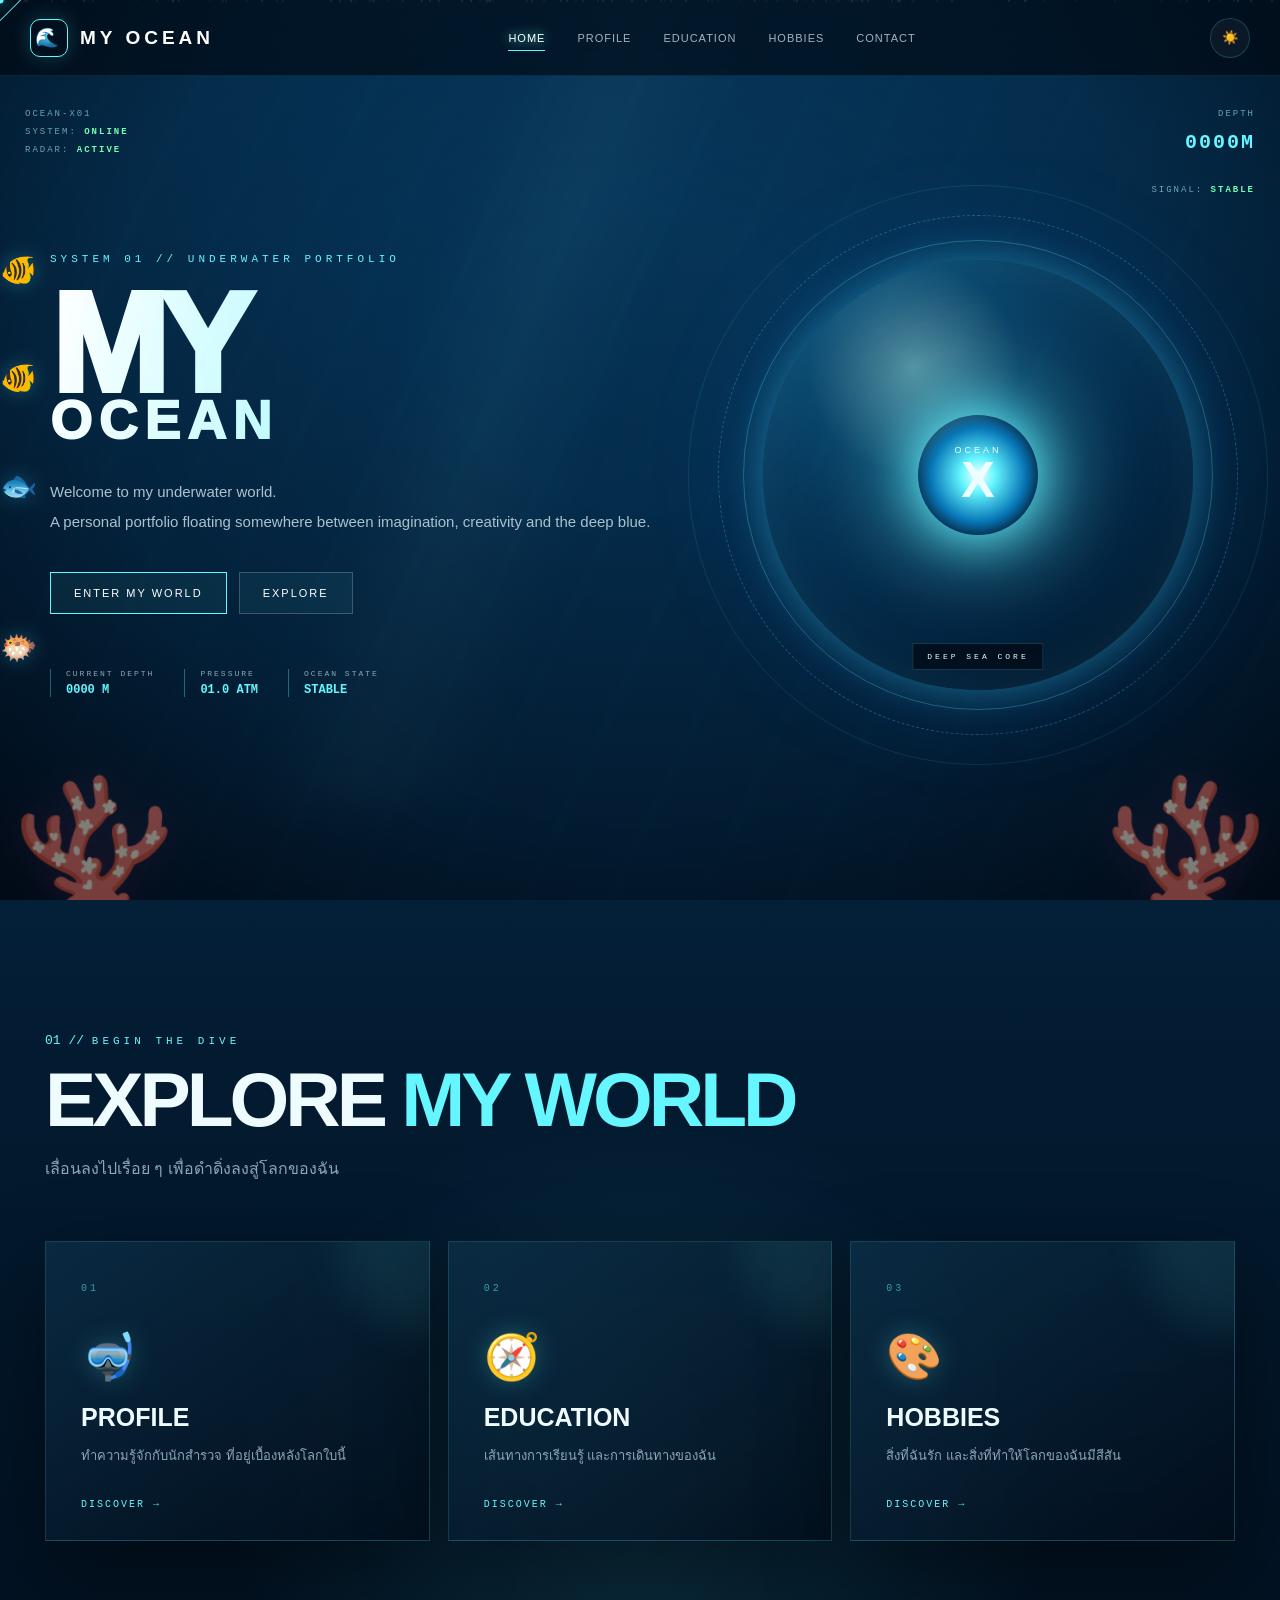
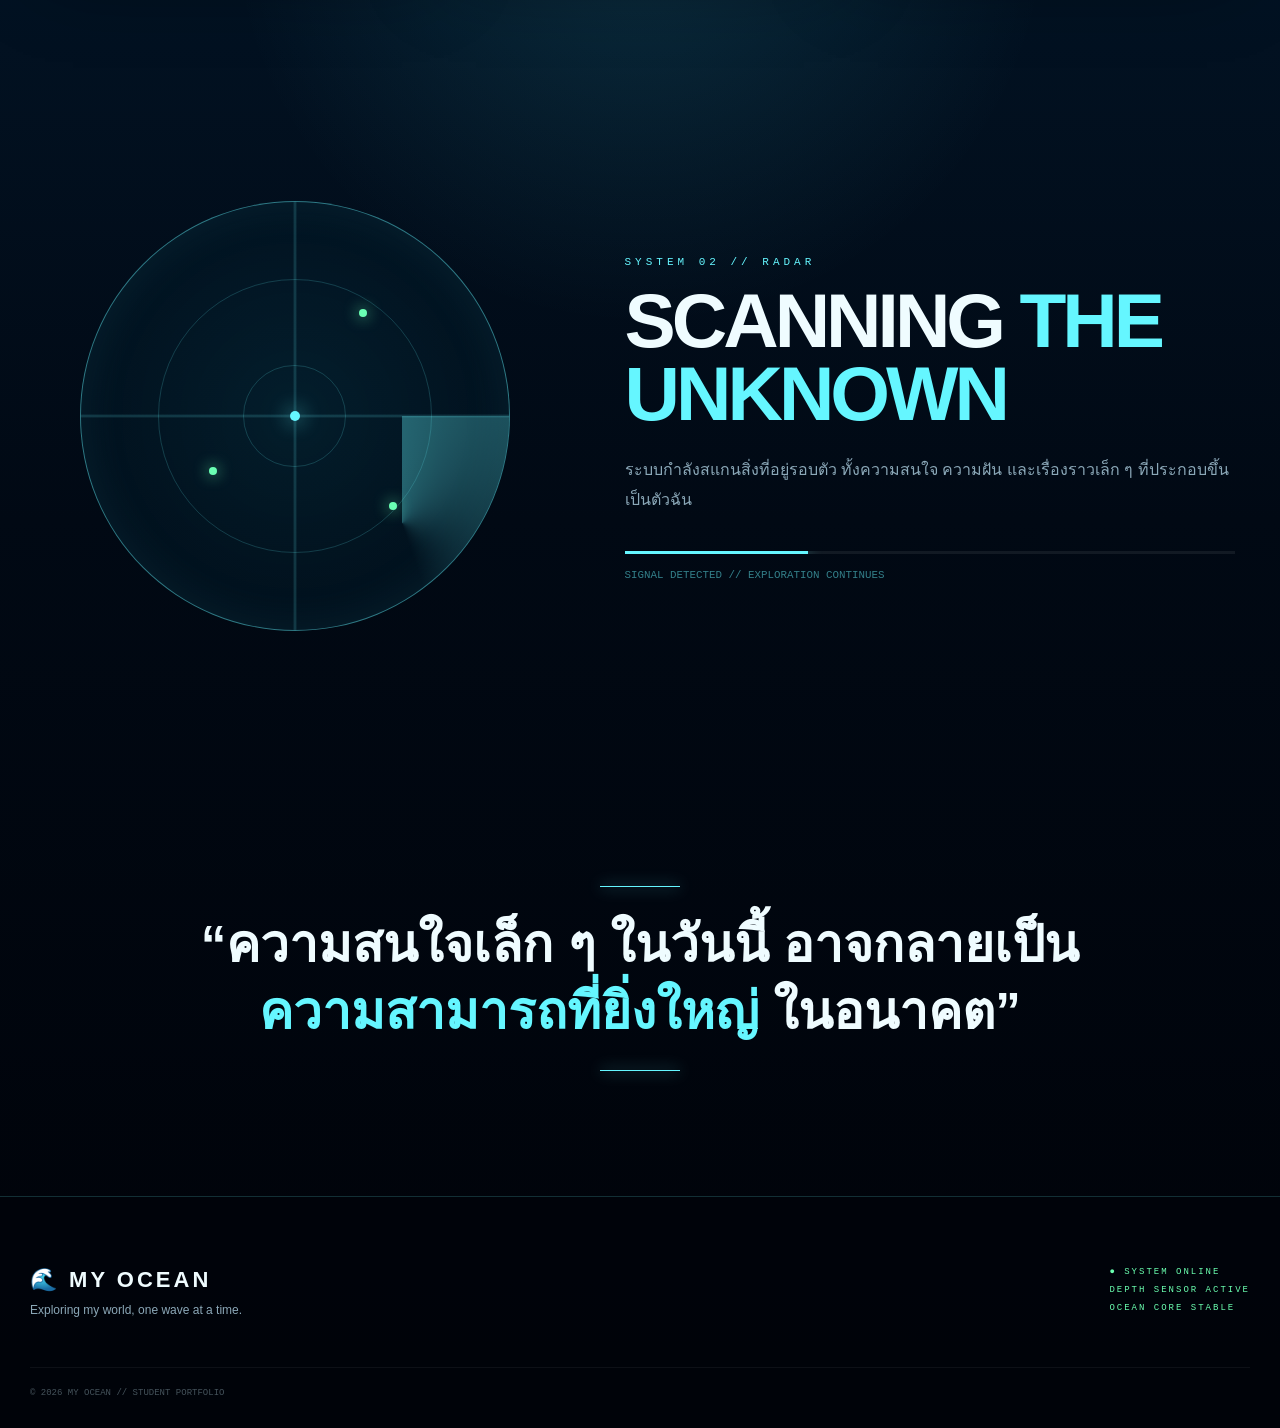
<file: index.html>
<!DOCTYPE html>
<html lang="th">

<head>

    <meta charset="UTF-8">

    <meta
        name="viewport"
        content="width=device-width, initial-scale=1.0"
    >

    <meta
        name="description"
        content="My Ocean World — Realistic Sci-Fi Underwater Student Portfolio"
    >

    <title>
        MY OCEAN // HOME
    </title>

    <link
        rel="stylesheet"
        href="style.css"
    >

    <script
        src="script.js"
        defer
    ></script>

</head>


<body data-page="home">


    <!-- LOADING -->

    <div class="loading-screen">

        <div class="loading-core">

            <div class="loading-orbit"></div>

            <div class="loading-orbit orbit-2"></div>

            <div class="loading-center">
                🌊
            </div>

        </div>

        <div class="loading-title">
            MY OCEAN
        </div>

        <div class="loading-subtitle">
            INITIALIZING DEEP SEA SYSTEM
        </div>

        <div class="loading-bar">
            <span></span>
        </div>

        <div class="loading-status">
            DIVING INTO THE UNKNOWN...
        </div>

    </div>


    <!-- OCEAN BACKGROUND -->

    <div class="ocean-world">

        <div class="water-caustics"></div>

        <div class="god-rays"></div>

        <div class="deep-fog"></div>

        <div class="particle-field"></div>

        <div class="bubble-field"></div>

        <div class="fish-field">

            <span class="ocean-fish fish-a">🐠</span>

            <span class="ocean-fish fish-b">🐟</span>

            <span class="ocean-fish fish-c">🐡</span>

            <span class="ocean-fish fish-d">🐠</span>

        </div>

        <div class="coral coral-left">
            🪸
        </div>

        <div class="coral coral-right">
            🪸
        </div>

    </div>


    <!-- CURSOR -->

    <div class="cursor-core"></div>

    <div class="cursor-ring"></div>


    <!-- HUD -->

    <div class="hud hud-left">

        <span>
            OCEAN-X01
        </span>

        <br>

        SYSTEM:
        <b>ONLINE</b>

        <br>

        RADAR:
        <b>ACTIVE</b>

    </div>


    <div class="hud hud-right">

        DEPTH

        <strong id="hudDepth">
            0000M
        </strong>

        <br>

        SIGNAL:
        <b>STABLE</b>

    </div>


    <!-- NAVIGATION -->

    <header class="site-header">

        <nav class="navbar">

            <a
                href="index.html"
                class="brand"
            >

                <span class="brand-symbol">
                    🌊
                </span>

                <span>
                    MY OCEAN
                </span>

            </a>


            <div class="nav-links">

                <a
                    href="index.html"
                    class="active"
                >
                    HOME
                </a>

                <a href="profile.html">
                    PROFILE
                </a>

                <a href="education.html">
                    EDUCATION
                </a>

                <a href="hobby.html">
                    HOBBIES
                </a>

                <a href="contact.html">
                    CONTACT
                </a>

            </div>


            <button
                class="theme-button"
                id="themeToggle"
            >
                ☀️
            </button>

        </nav>

    </header>


    <main>


        <!-- HERO -->

        <section class="hero">

            <div class="hero-content reveal">

                <div class="system-label">

                    SYSTEM 01
                    //
                    UNDERWATER PORTFOLIO

                </div>


                <h1 class="hero-title">

                    MY

                    <span>
                        OCEAN
                    </span>

                </h1>


                <p class="hero-description">

                    Welcome to my underwater world.

                    <br>

                    A personal portfolio floating
                    somewhere between imagination,
                    creativity and the deep blue.

                </p>


                <div class="hero-buttons">

                    <a
                        href="profile.html"
                        class="ocean-button magnetic"
                    >

                        ENTER MY WORLD

                    </a>


                    <a
                        href="#explore"
                        class="ocean-button secondary magnetic"
                    >

                        EXPLORE

                    </a>

                </div>


                <div class="hero-data">

                    <div>

                        <span>
                            CURRENT DEPTH
                        </span>

                        <strong>
                            0000 M
                        </strong>

                    </div>


                    <div>

                        <span>
                            PRESSURE
                        </span>

                        <strong>
                            01.0 ATM
                        </strong>

                    </div>


                    <div>

                        <span>
                            OCEAN STATE
                        </span>

                        <strong>
                            STABLE
                        </strong>

                    </div>

                </div>

            </div>


            <!-- HERO ORB -->

            <div class="hero-orb-area reveal">

                <div class="ocean-orb">

                    <div class="orb-ring ring-one"></div>

                    <div class="orb-ring ring-two"></div>

                    <div class="orb-ring ring-three"></div>

                    <div class="orb-core">

                        <span>
                            OCEAN
                        </span>

                        <strong>
                            X
                        </strong>

                    </div>

                    <div class="orb-label">
                        DEEP SEA CORE
                    </div>

                </div>

            </div>

        </section>


        <!-- INTRO -->

        <section
            class="content-section"
            id="explore"
        >

            <div class="section-heading reveal">

                <span class="section-number">
                    01 //
                </span>

                <span class="section-kicker">
                    BEGIN THE DIVE
                </span>

                <h2>
                    EXPLORE
                    <span>
                        MY WORLD
                    </span>
                </h2>

                <p>
                    เลื่อนลงไปเรื่อย ๆ
                    เพื่อดำดิ่งลงสู่โลกของฉัน
                </p>

            </div>


            <div class="feature-grid">


                <article class="feature-card tilt-card reveal">

                    <span class="card-index">
                        01
                    </span>

                    <span class="feature-icon">
                        🤿
                    </span>

                    <h3>
                        PROFILE
                    </h3>

                    <p>
                        ทำความรู้จักกับนักสำรวจ
                        ที่อยู่เบื้องหลังโลกใบนี้
                    </p>

                    <a href="profile.html">
                        DISCOVER →
                    </a>

                </article>


                <article class="feature-card tilt-card reveal">

                    <span class="card-index">
                        02
                    </span>

                    <span class="feature-icon">
                        🧭
                    </span>

                    <h3>
                        EDUCATION
                    </h3>

                    <p>
                        เส้นทางการเรียนรู้
                        และการเดินทางของฉัน
                    </p>

                    <a href="education.html">
                        DISCOVER →
                    </a>

                </article>


                <article class="feature-card tilt-card reveal">

                    <span class="card-index">
                        03
                    </span>

                    <span class="feature-icon">
                        🎨
                    </span>

                    <h3>
                        HOBBIES
                    </h3>

                    <p>
                        สิ่งที่ฉันรัก
                        และสิ่งที่ทำให้โลกของฉันมีสีสัน
                    </p>

                    <a href="hobby.html">
                        DISCOVER →
                    </a>

                </article>


            </div>

        </section>


        <!-- RADAR -->

        <section class="content-section radar-section">

            <div class="radar-container reveal">

                <div class="radar">

                    <div class="radar-grid"></div>

                    <div class="radar-sweep"></div>

                    <span class="radar-point point-one"></span>

                    <span class="radar-point point-two"></span>

                    <span class="radar-point point-three"></span>

                    <span class="radar-center"></span>

                </div>

            </div>


            <div class="radar-info reveal">

                <span class="section-kicker">
                    SYSTEM 02 // RADAR
                </span>

                <h2>
                    SCANNING
                    <span>
                        THE UNKNOWN
                    </span>
                </h2>

                <p>

                    ระบบกำลังสแกนสิ่งที่อยู่รอบตัว
                    ทั้งความสนใจ ความฝัน
                    และเรื่องราวเล็ก ๆ
                    ที่ประกอบขึ้นเป็นตัวฉัน

                </p>

                <div class="scan-line">

                    <span></span>

                </div>

                <small>
                    SIGNAL DETECTED // EXPLORATION CONTINUES
                </small>

            </div>

        </section>


        <!-- QUOTE -->

        <section class="quote-section reveal">

            <div class="quote-line"></div>

            <p>

                “ความสนใจเล็ก ๆ ในวันนี้
                อาจกลายเป็น
                <span>
                    ความสามารถที่ยิ่งใหญ่
                </span>
                ในอนาคต”

            </p>

            <div class="quote-line"></div>

        </section>


    </main>


    <!-- FOOTER -->

    <footer class="site-footer">

        <div class="footer-main">

            <div>

                <div class="footer-brand">
                    🌊 MY OCEAN
                </div>

                <p>
                    Exploring my world,
                    one wave at a time.
                </p>

            </div>


            <div class="footer-status">

                <span>
                    ● SYSTEM ONLINE
                </span>

                <span>
                    DEPTH SENSOR ACTIVE
                </span>

                <span>
                    OCEAN CORE STABLE
                </span>

            </div>

        </div>


        <div class="footer-bottom">

            © 2026 MY OCEAN
            //
            STUDENT PORTFOLIO

        </div>

    </footer>


</body>
</html>
</file>
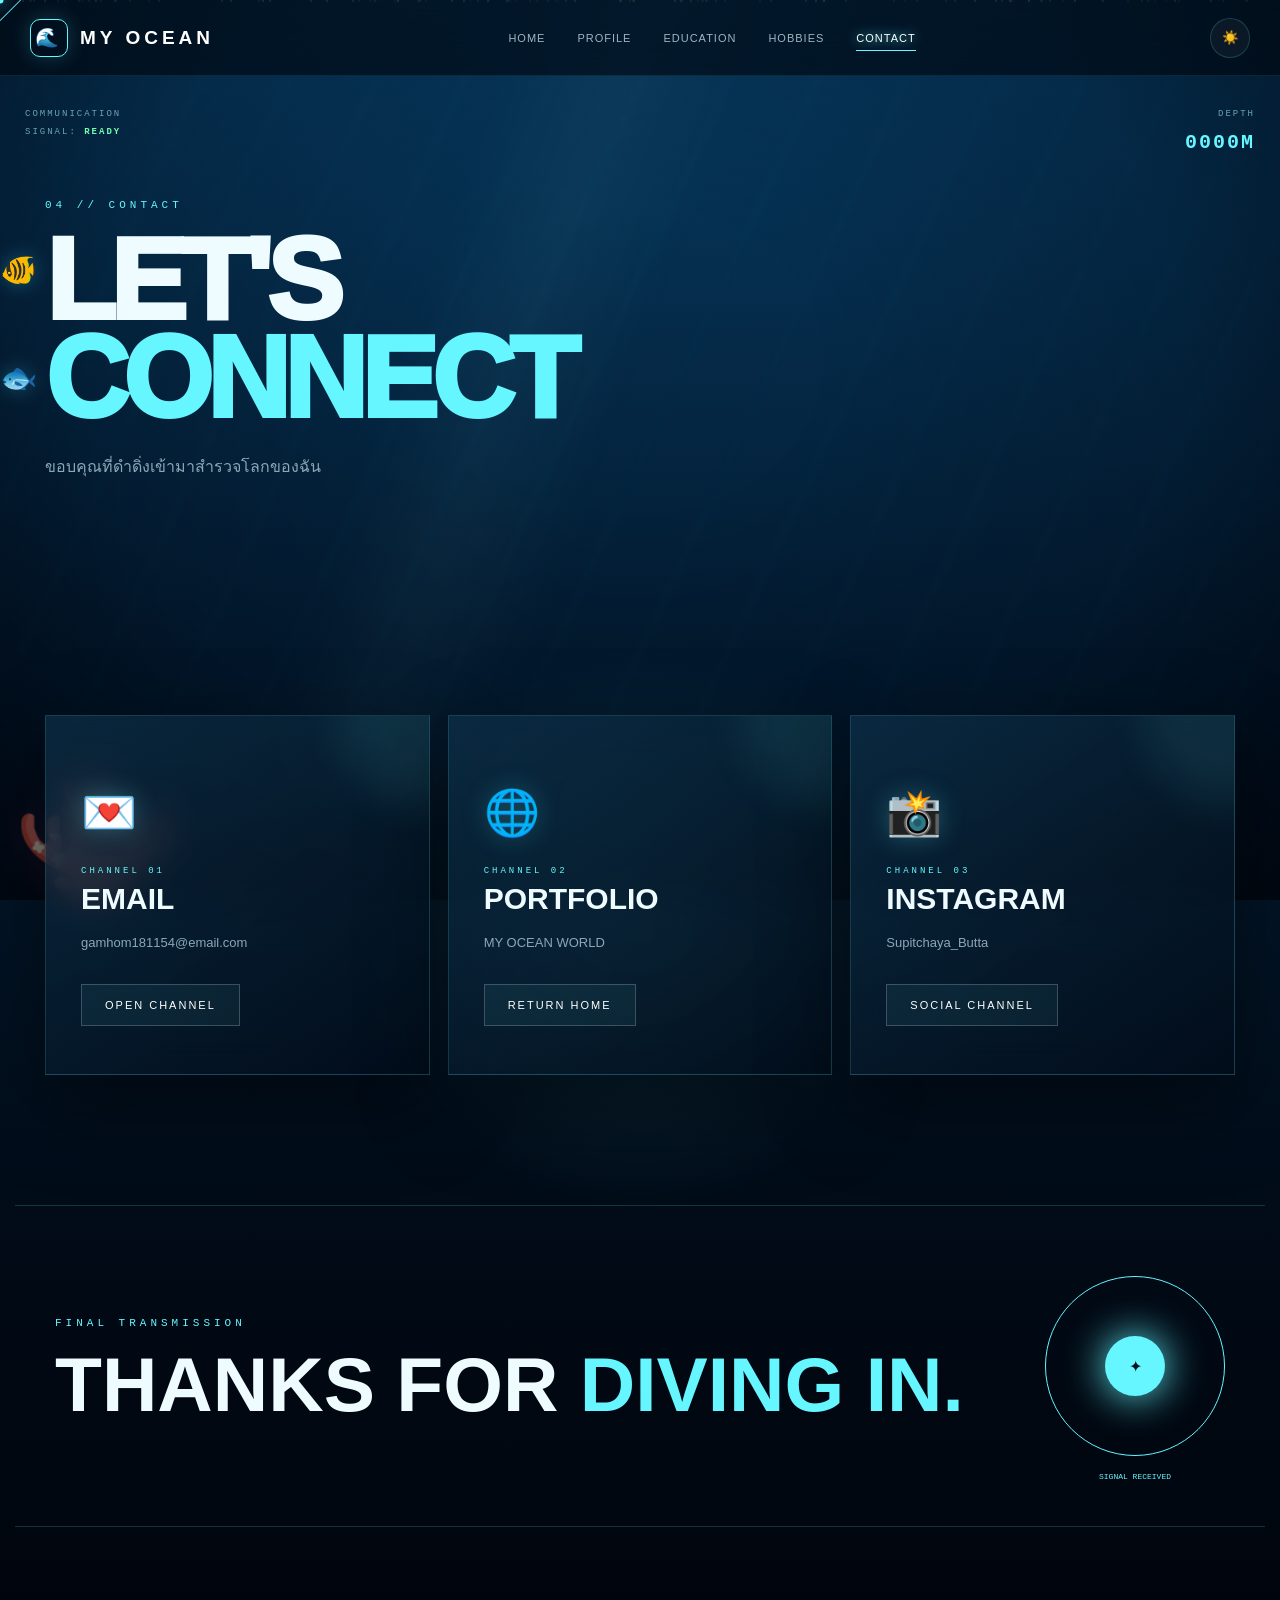
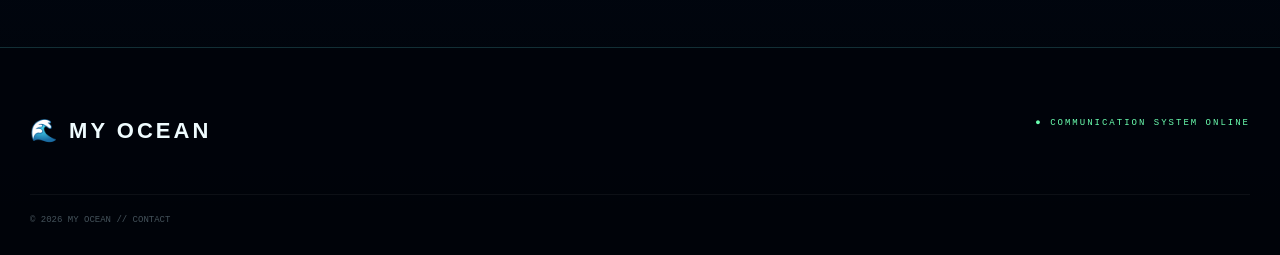
<file: contact.html>
<!DOCTYPE html>
<html lang="th">

<head>

    <meta charset="UTF-8">

    <meta
        name="viewport"
        content="width=device-width, initial-scale=1.0"
    >

    <title>
        MY OCEAN // CONTACT
    </title>

    <link
        rel="stylesheet"
        href="style.css"
    >

    <script
        src="script.js"
        defer
    ></script>

</head>


<body data-page="contact">


    <div class="loading-screen">

        <div class="loading-core">

            <div class="loading-orbit"></div>

            <div class="loading-orbit orbit-2"></div>

            <div class="loading-center">
                📡
            </div>

        </div>

        <div class="loading-title">
            CONTACT
        </div>

        <div class="loading-subtitle">
            OPENING COMMUNICATION CHANNEL
        </div>

        <div class="loading-bar">
            <span></span>
        </div>

        <div class="loading-status">
            SIGNAL CONNECTION...
        </div>

    </div>


    <div class="ocean-world">

        <div class="water-caustics"></div>

        <div class="god-rays"></div>

        <div class="deep-fog"></div>

        <div class="particle-field"></div>

        <div class="bubble-field"></div>

        <div class="fish-field">

            <span class="ocean-fish fish-a">
                🐠
            </span>

            <span class="ocean-fish fish-d">
                🐟
            </span>

        </div>

        <div class="coral coral-left">
            🪸
        </div>

    </div>


    <div class="cursor-core"></div>

    <div class="cursor-ring"></div>


    <div class="hud hud-left">

        COMMUNICATION

        <br>

        SIGNAL:
        <b>READY</b>

    </div>


    <div class="hud hud-right">

        DEPTH

        <strong id="hudDepth">
            0000M
        </strong>

    </div>


    <header class="site-header">

        <nav class="navbar">

            <a
                href="index.html"
                class="brand"
            >

                <span class="brand-symbol">
                    🌊
                </span>

                MY OCEAN

            </a>


            <div class="nav-links">

                <a href="index.html">
                    HOME
                </a>

                <a href="profile.html">
                    PROFILE
                </a>

                <a href="education.html">
                    EDUCATION
                </a>

                <a href="hobby.html">
                    HOBBIES
                </a>

                <a
                    href="contact.html"
                    class="active"
                >
                    CONTACT
                </a>

            </div>


            <button
                class="theme-button"
                id="themeToggle"
            >
                ☀️
            </button>

        </nav>

    </header>


    <main>


        <section class="page-hero">

            <div class="reveal">

                <span class="section-kicker">
                    04 // CONTACT
                </span>

                <h1>
                    LET'S
                    <span>
                        CONNECT
                    </span>
                </h1>

                <p>
                    ขอบคุณที่ดำดิ่งเข้ามาสำรวจโลกของฉัน
                </p>

            </div>

        </section>


        <section class="content-section">

            <div class="contact-grid">


                <article class="contact-card tilt-card reveal">

                    <div class="contact-icon">
                        💌
                    </div>

                    <span>
                        CHANNEL 01
                    </span>

                    <h2>
                        EMAIL
                    </h2>

                    <p>
                        gamhom181154@email.com
                    </p>

                    <a
                        href="mailto:gamhom181154@email.com"
                        class="ocean-button secondary"
                    >
                        OPEN CHANNEL
                    </a>

                </article>


                <article class="contact-card tilt-card reveal">

                    <div class="contact-icon">
                        🌐
                    </div>

                    <span>
                        CHANNEL 02
                    </span>

                    <h2>
                        PORTFOLIO
                    </h2>

                    <p>
                        MY OCEAN WORLD
                    </p>

                    <a
                        href="index.html"
                        class="ocean-button secondary"
                    >
                        RETURN HOME
                    </a>

                </article>


                <article class="contact-card tilt-card reveal">

                    <div class="contact-icon">
                        📸
                    </div>

                    <span>
                        CHANNEL 03
                    </span>

                    <h2>
                        INSTAGRAM
                    </h2>

                    <p>
                        Supitchaya_Butta
                    </p>

                    <div class="ocean-button secondary">
                        SOCIAL CHANNEL
                    </div>

                </article>


            </div>

        </section>


        <section class="transmission reveal">

            <div class="transmission-grid">

                <div>

                    <span class="section-kicker">
                        FINAL TRANSMISSION
                    </span>

                    <h2>
                        THANKS FOR
                        <span>
                            DIVING IN.
                        </span>
                    </h2>

                </div>


                <div class="signal-display">

                    <div class="signal-ring"></div>

                    <div class="signal-core">
                        ✦
                    </div>

                    <span>
                        SIGNAL RECEIVED
                    </span>

                </div>

            </div>

        </section>


    </main>


    <footer class="site-footer">

        <div class="footer-main">

            <div class="footer-brand">
                🌊 MY OCEAN
            </div>

            <div class="footer-status">
                ● COMMUNICATION SYSTEM ONLINE
            </div>

        </div>

        <div class="footer-bottom">
            © 2026 MY OCEAN // CONTACT
        </div>

    </footer>


</body>
</html>
</file>
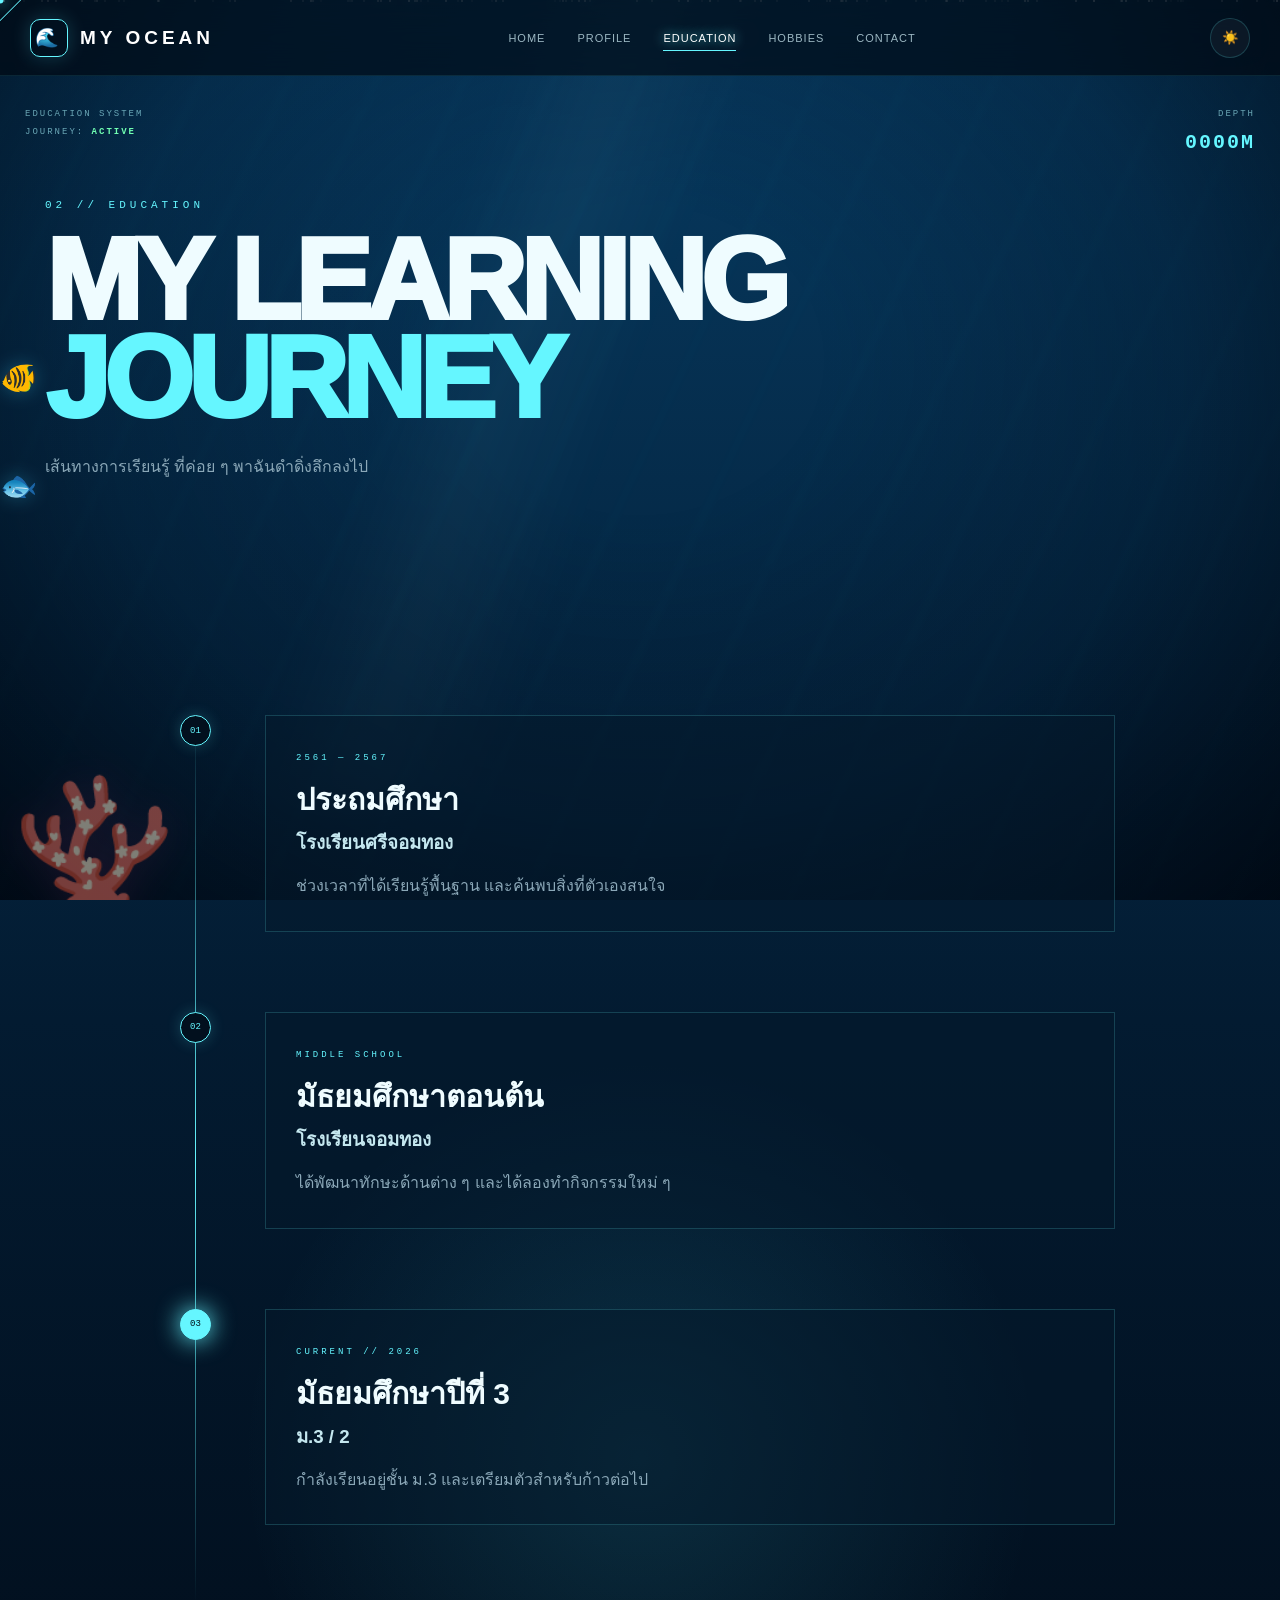
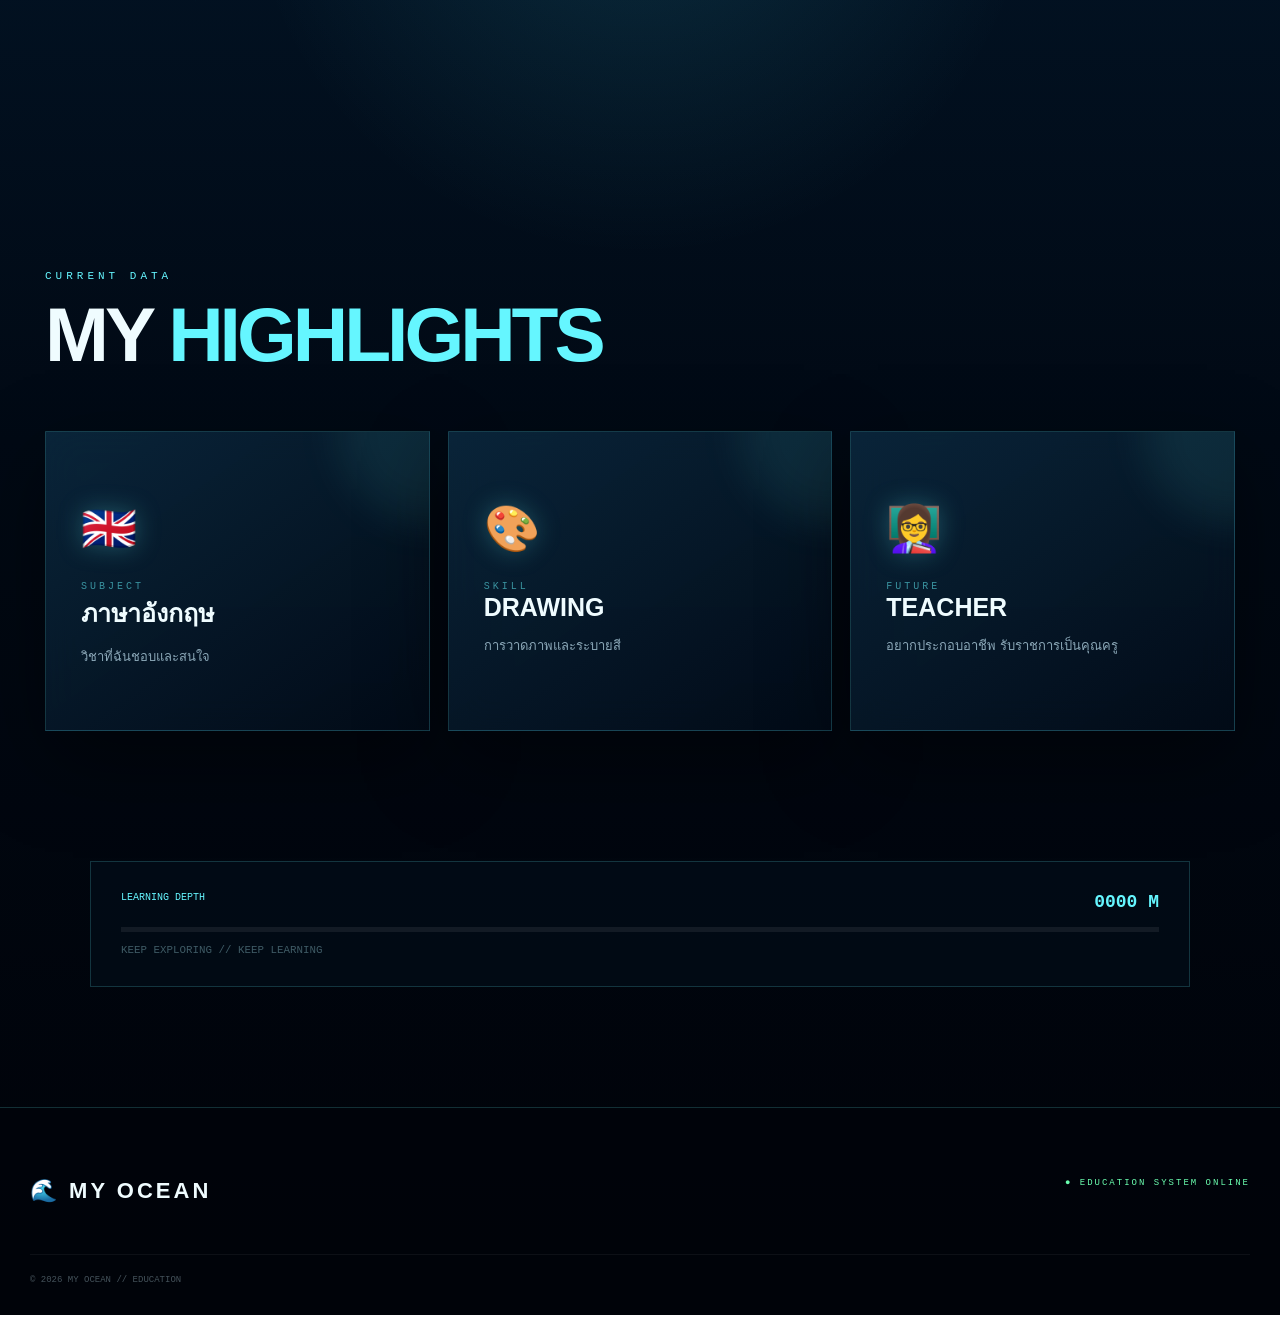
<file: education.html>
<!DOCTYPE html>
<html lang="th">

<head>

    <meta charset="UTF-8">

    <meta
        name="viewport"
        content="width=device-width, initial-scale=1.0"
    >

    <title>
        MY OCEAN // EDUCATION
    </title>

    <link
        rel="stylesheet"
        href="style.css"
    >

    <script
        src="script.js"
        defer
    ></script>

</head>


<body data-page="education">


    <div class="loading-screen">

        <div class="loading-core">

            <div class="loading-orbit"></div>

            <div class="loading-orbit orbit-2"></div>

            <div class="loading-center">
                🧭
            </div>

        </div>

        <div class="loading-title">
            EDUCATION
        </div>

        <div class="loading-subtitle">
            LOADING LEARNING JOURNEY
        </div>

        <div class="loading-bar">
            <span></span>
        </div>

        <div class="loading-status">
            MAPPING THE JOURNEY...
        </div>

    </div>


    <div class="ocean-world">

        <div class="water-caustics"></div>

        <div class="god-rays"></div>

        <div class="deep-fog"></div>

        <div class="particle-field"></div>

        <div class="bubble-field"></div>

        <div class="fish-field">

            <span class="ocean-fish fish-b">
                🐟
            </span>

            <span class="ocean-fish fish-d">
                🐠
            </span>

        </div>

        <div class="coral coral-left">
            🪸
        </div>

    </div>


    <div class="cursor-core"></div>

    <div class="cursor-ring"></div>


    <div class="hud hud-left">

        EDUCATION SYSTEM

        <br>

        JOURNEY:
        <b>ACTIVE</b>

    </div>


    <div class="hud hud-right">

        DEPTH

        <strong id="hudDepth">
            0000M
        </strong>

    </div>


    <header class="site-header">

        <nav class="navbar">

            <a
                href="index.html"
                class="brand"
            >

                <span class="brand-symbol">
                    🌊
                </span>

                MY OCEAN

            </a>


            <div class="nav-links">

                <a href="index.html">
                    HOME
                </a>

                <a href="profile.html">
                    PROFILE
                </a>

                <a
                    href="education.html"
                    class="active"
                >
                    EDUCATION
                </a>

                <a href="hobby.html">
                    HOBBIES
                </a>

                <a href="contact.html">
                    CONTACT
                </a>

            </div>


            <button
                class="theme-button"
                id="themeToggle"
            >
                ☀️
            </button>

        </nav>

    </header>


    <main>


        <section class="page-hero">

            <div class="reveal">

                <span class="section-kicker">
                    02 // EDUCATION
                </span>

                <h1>
                    MY LEARNING
                    <span>
                        JOURNEY
                    </span>
                </h1>

                <p>
                    เส้นทางการเรียนรู้
                    ที่ค่อย ๆ พาฉันดำดิ่งลึกลงไป
                </p>

            </div>

        </section>


        <section class="content-section">

            <div class="timeline">


                <article class="timeline-item reveal">

                    <div class="timeline-marker">
                        01
                    </div>

                    <div class="timeline-content">

                        <span>
                            2561 — 2567
                        </span>

                        <h2>
                            ประถมศึกษา
                        </h2>

                        <h3>
                            โรงเรียนศรีจอมทอง
                        </h3>

                        <p>
                            ช่วงเวลาที่ได้เรียนรู้พื้นฐาน
                            และค้นพบสิ่งที่ตัวเองสนใจ
                        </p>

                    </div>

                </article>


                <article class="timeline-item reveal">

                    <div class="timeline-marker">
                        02
                    </div>

                    <div class="timeline-content">

                        <span>
                            MIDDLE SCHOOL
                        </span>

                        <h2>
                            มัธยมศึกษาตอนต้น
                        </h2>

                        <h3>
                            โรงเรียนจอมทอง
                        </h3>

                        <p>
                            ได้พัฒนาทักษะด้านต่าง ๆ
                            และได้ลองทำกิจกรรมใหม่ ๆ
                        </p>

                    </div>

                </article>


                <article class="timeline-item active reveal">

                    <div class="timeline-marker">
                        03
                    </div>

                    <div class="timeline-content">

                        <span>
                            CURRENT // 2026
                        </span>

                        <h2>
                            มัธยมศึกษาปีที่ 3
                        </h2>

                        <h3>
                            ม.3 / 2
                        </h3>

                        <p>
                            กำลังเรียนอยู่ชั้น ม.3
                            และเตรียมตัวสำหรับก้าวต่อไป
                        </p>

                    </div>

                </article>


            </div>

        </section>


        <section class="content-section">

            <div class="section-heading reveal">

                <span class="section-kicker">
                    CURRENT DATA
                </span>

                <h2>
                    MY
                    <span>
                        HIGHLIGHTS
                    </span>
                </h2>

            </div>


            <div class="feature-grid">


                <article class="feature-card tilt-card reveal">

                    <span class="feature-icon">
                        🇬🇧
                    </span>

                    <span class="card-index">
                        SUBJECT
                    </span>

                    <h3>
                        ภาษาอังกฤษ
                    </h3>

                    <p>
                        วิชาที่ฉันชอบและสนใจ
                    </p>

                </article>


                <article class="feature-card tilt-card reveal">

                    <span class="feature-icon">
                        🎨
                    </span>

                    <span class="card-index">
                        SKILL
                    </span>

                    <h3>
                        DRAWING
                    </h3>

                    <p>
                        การวาดภาพและระบายสี
                    </p>

                </article>


                <article class="feature-card tilt-card reveal">

                    <span class="feature-icon">
                        👩‍🏫
                    </span>

                    <span class="card-index">
                        FUTURE
                    </span>

                    <h3>
                        TEACHER
                    </h3>

                    <p>
                        อยากประกอบอาชีพ
                        รับราชการเป็นคุณครู
                    </p>

                </article>


            </div>

        </section>


        <section class="depth-panel reveal">

            <div class="depth-info">

                <span>
                    LEARNING DEPTH
                </span>

                <strong id="depthDisplay">
                    0000 M
                </strong>

            </div>

            <div class="depth-bar">

                <span id="depthBar"></span>

            </div>

            <small>
                KEEP EXPLORING // KEEP LEARNING
            </small>

        </section>


    </main>


    <footer class="site-footer">

        <div class="footer-main">

            <div class="footer-brand">
                🌊 MY OCEAN
            </div>

            <div class="footer-status">
                ● EDUCATION SYSTEM ONLINE
            </div>

        </div>

        <div class="footer-bottom">
            © 2026 MY OCEAN // EDUCATION
        </div>

    </footer>


</body>
</html>
</file>
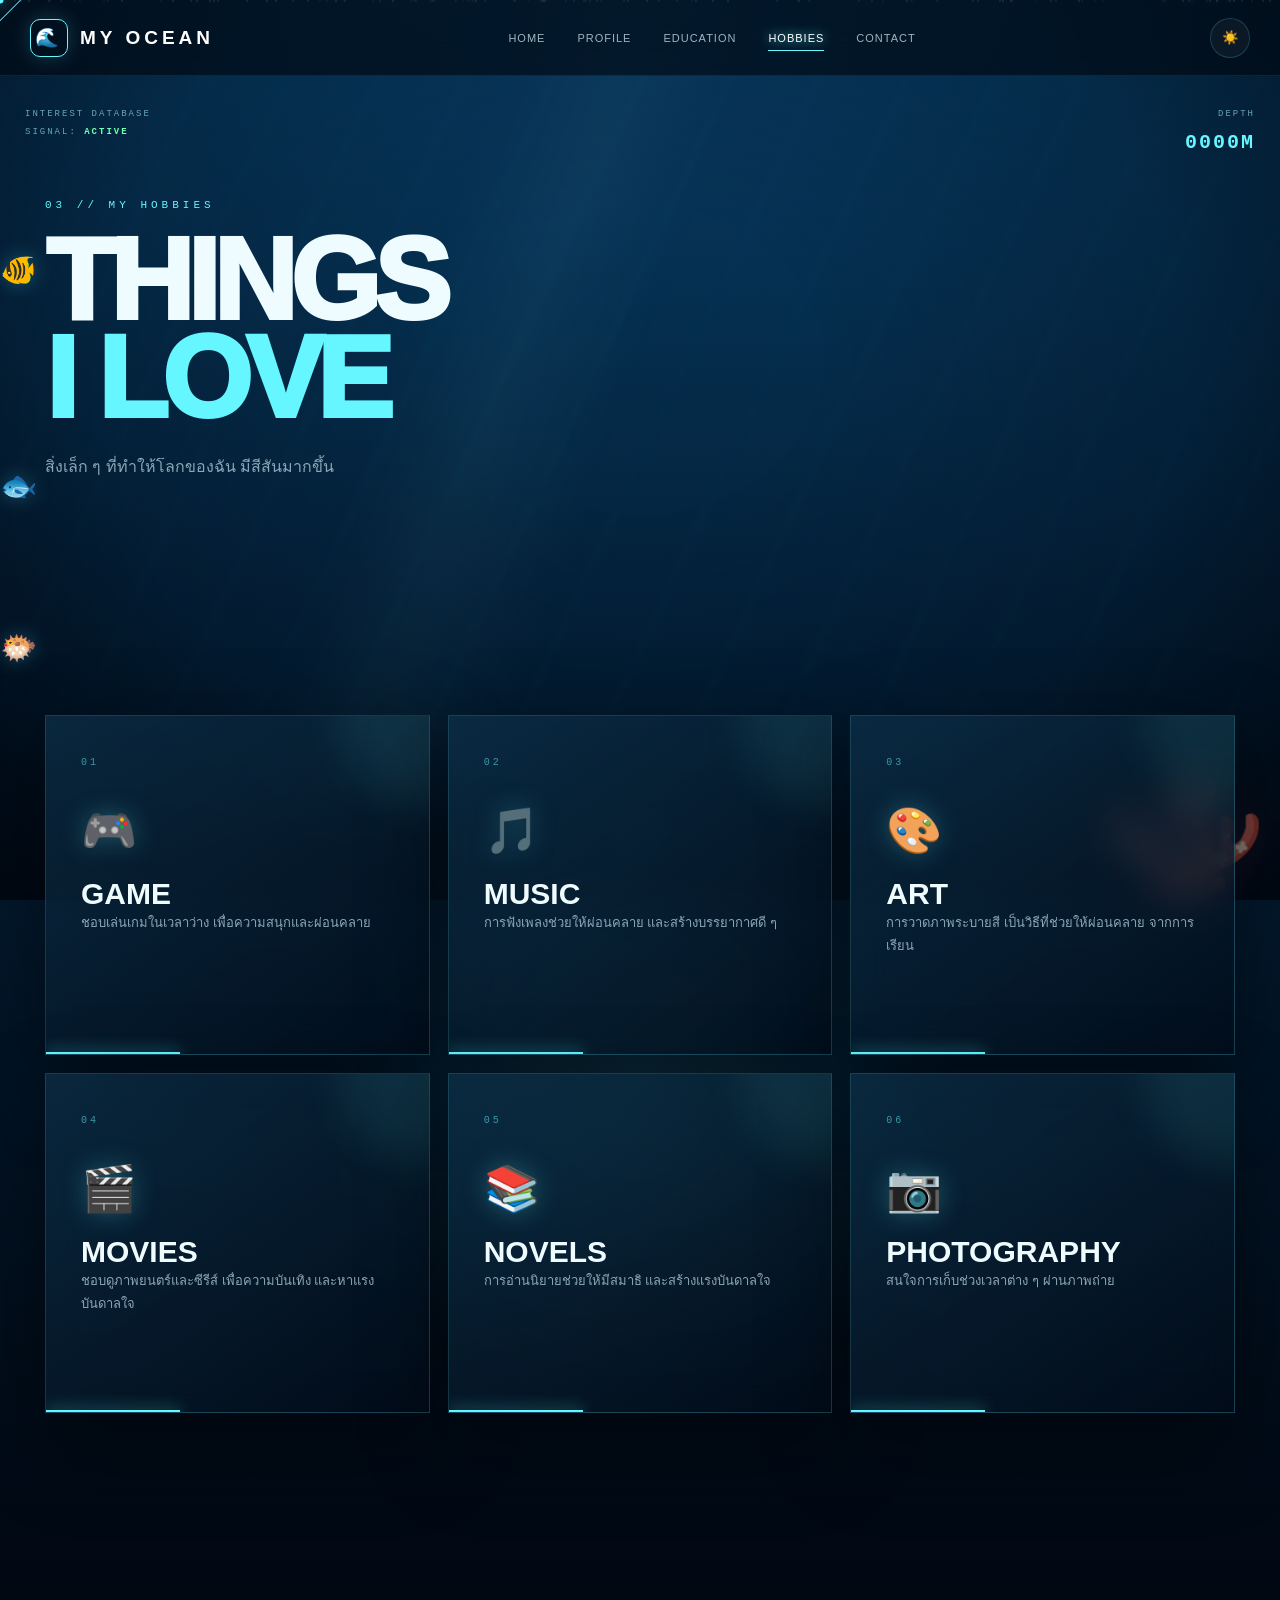
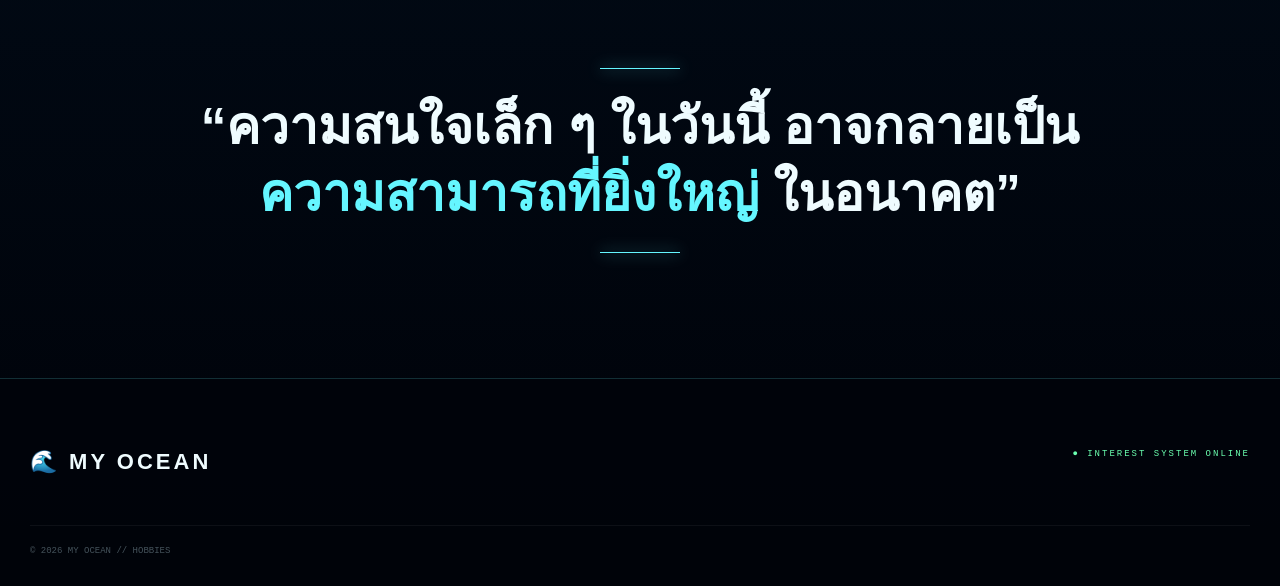
<file: hobby.html>
<!DOCTYPE html>
<html lang="th">

<head>

    <meta charset="UTF-8">

    <meta
        name="viewport"
        content="width=device-width, initial-scale=1.0"
    >

    <title>
        MY OCEAN // HOBBIES
    </title>

    <link
        rel="stylesheet"
        href="style.css"
    >

    <script
        src="script.js"
        defer
    ></script>

</head>


<body data-page="hobbies">


    <div class="loading-screen">

        <div class="loading-core">

            <div class="loading-orbit"></div>

            <div class="loading-orbit orbit-2"></div>

            <div class="loading-center">
                🎨
            </div>

        </div>

        <div class="loading-title">
            HOBBIES
        </div>

        <div class="loading-subtitle">
            SCANNING INTERESTS
        </div>

        <div class="loading-bar">
            <span></span>
        </div>

        <div class="loading-status">
            FINDING CREATIVE SIGNALS...
        </div>

    </div>


    <div class="ocean-world">

        <div class="water-caustics"></div>

        <div class="god-rays"></div>

        <div class="deep-fog"></div>

        <div class="particle-field"></div>

        <div class="bubble-field"></div>

        <div class="fish-field">

            <span class="ocean-fish fish-a">
                🐠
            </span>

            <span class="ocean-fish fish-b">
                🐟
            </span>

            <span class="ocean-fish fish-c">
                🐡
            </span>

        </div>

        <div class="coral coral-right">
            🪸
        </div>

    </div>


    <div class="cursor-core"></div>

    <div class="cursor-ring"></div>


    <div class="hud hud-left">

        INTEREST DATABASE

        <br>

        SIGNAL:
        <b>ACTIVE</b>

    </div>


    <div class="hud hud-right">

        DEPTH

        <strong id="hudDepth">
            0000M
        </strong>

    </div>


    <header class="site-header">

        <nav class="navbar">

            <a
                href="index.html"
                class="brand"
            >

                <span class="brand-symbol">
                    🌊
                </span>

                MY OCEAN

            </a>


            <div class="nav-links">

                <a href="index.html">
                    HOME
                </a>

                <a href="profile.html">
                    PROFILE
                </a>

                <a href="education.html">
                    EDUCATION
                </a>

                <a
                    href="hobby.html"
                    class="active"
                >
                    HOBBIES
                </a>

                <a href="contact.html">
                    CONTACT
                </a>

            </div>


            <button
                class="theme-button"
                id="themeToggle"
            >
                ☀️
            </button>

        </nav>

    </header>


    <main>


        <section class="page-hero">

            <div class="reveal">

                <span class="section-kicker">
                    03 // MY HOBBIES
                </span>

                <h1>
                    THINGS
                    <span>
                        I LOVE
                    </span>
                </h1>

                <p>
                    สิ่งเล็ก ๆ ที่ทำให้โลกของฉัน
                    มีสีสันมากขึ้น
                </p>

            </div>

        </section>


        <section class="content-section">

            <div class="hobby-grid">


                <article class="hobby-card tilt-card reveal">

                    <span class="hobby-number">
                        01
                    </span>

                    <div class="hobby-icon">
                        🎮
                    </div>

                    <h2>
                        GAME
                    </h2>

                    <p>
                        ชอบเล่นเกมในเวลาว่าง
                        เพื่อความสนุกและผ่อนคลาย
                    </p>

                    <div class="hobby-line"></div>

                </article>


                <article class="hobby-card tilt-card reveal">

                    <span class="hobby-number">
                        02
                    </span>

                    <div class="hobby-icon">
                        🎵
                    </div>

                    <h2>
                        MUSIC
                    </h2>

                    <p>
                        การฟังเพลงช่วยให้ผ่อนคลาย
                        และสร้างบรรยากาศดี ๆ
                    </p>

                    <div class="hobby-line"></div>

                </article>


                <article class="hobby-card tilt-card reveal">

                    <span class="hobby-number">
                        03
                    </span>

                    <div class="hobby-icon">
                        🎨
                    </div>

                    <h2>
                        ART
                    </h2>

                    <p>
                        การวาดภาพระบายสี
                        เป็นวิธีที่ช่วยให้ผ่อนคลาย
                        จากการเรียน
                    </p>

                    <div class="hobby-line"></div>

                </article>


                <article class="hobby-card tilt-card reveal">

                    <span class="hobby-number">
                        04
                    </span>

                    <div class="hobby-icon">
                        🎬
                    </div>

                    <h2>
                        MOVIES
                    </h2>

                    <p>
                        ชอบดูภาพยนตร์และซีรีส์
                        เพื่อความบันเทิง
                        และหาแรงบันดาลใจ
                    </p>

                    <div class="hobby-line"></div>

                </article>


                <article class="hobby-card tilt-card reveal">

                    <span class="hobby-number">
                        05
                    </span>

                    <div class="hobby-icon">
                        📚
                    </div>

                    <h2>
                        NOVELS
                    </h2>

                    <p>
                        การอ่านนิยายช่วยให้มีสมาธิ
                        และสร้างแรงบันดาลใจ
                    </p>

                    <div class="hobby-line"></div>

                </article>


                <article class="hobby-card tilt-card reveal">

                    <span class="hobby-number">
                        06
                    </span>

                    <div class="hobby-icon">
                        📷
                    </div>

                    <h2>
                        PHOTOGRAPHY
                    </h2>

                    <p>
                        สนใจการเก็บช่วงเวลาต่าง ๆ
                        ผ่านภาพถ่าย
                    </p>

                    <div class="hobby-line"></div>

                </article>


            </div>

        </section>


        <section class="quote-section reveal">

            <div class="quote-line"></div>

            <p>

                “ความสนใจเล็ก ๆ ในวันนี้
                อาจกลายเป็น
                <span>
                    ความสามารถที่ยิ่งใหญ่
                </span>
                ในอนาคต”

            </p>

            <div class="quote-line"></div>

        </section>


    </main>


    <footer class="site-footer">

        <div class="footer-main">

            <div class="footer-brand">
                🌊 MY OCEAN
            </div>

            <div class="footer-status">
                ● INTEREST SYSTEM ONLINE
            </div>

        </div>

        <div class="footer-bottom">
            © 2026 MY OCEAN // HOBBIES
        </div>

    </footer>


</body>
</html>
</file>
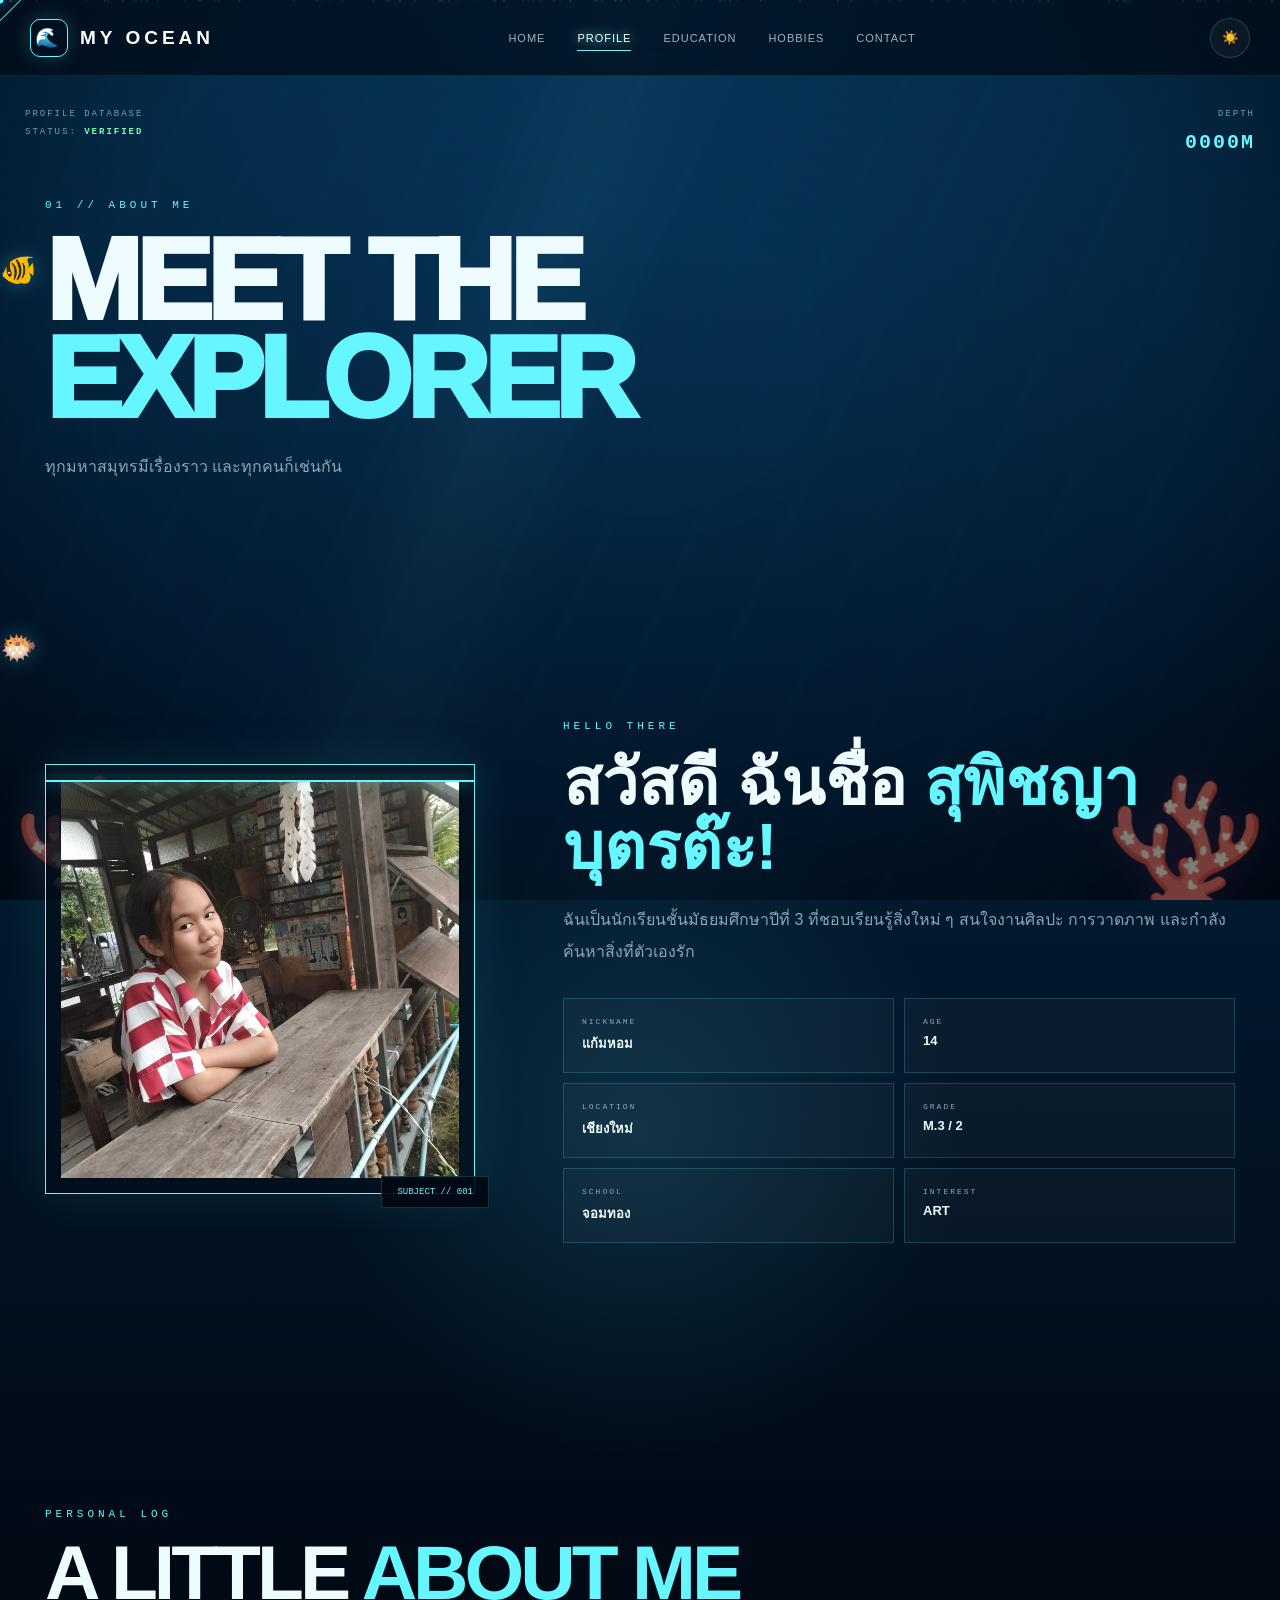
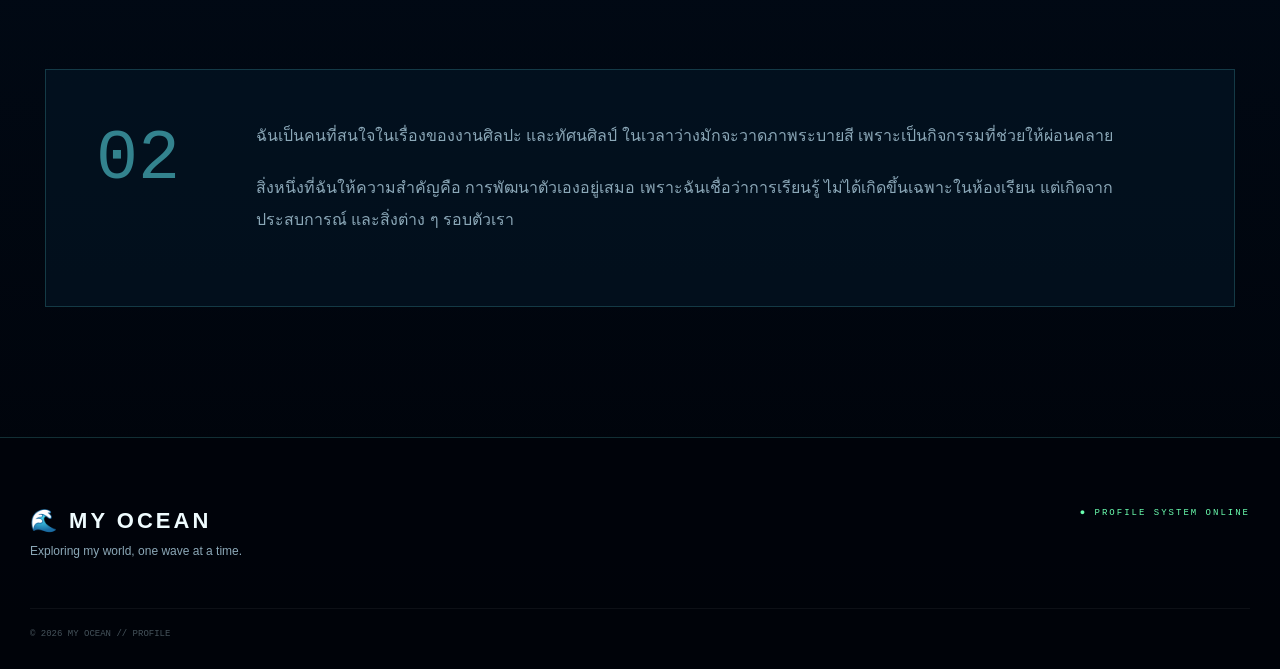
<file: profile.html>
<!DOCTYPE html>
<html lang="th">

<head>

    <meta charset="UTF-8">

    <meta
        name="viewport"
        content="width=device-width, initial-scale=1.0"
    >

    <title>
        MY OCEAN // PROFILE
    </title>

    <link
        rel="stylesheet"
        href="style.css"
    >

    <script
        src="script.js"
        defer
    ></script>

</head>


<body data-page="profile">


    <div class="loading-screen">

        <div class="loading-core">

            <div class="loading-orbit"></div>

            <div class="loading-orbit orbit-2"></div>

            <div class="loading-center">
                🤿
            </div>

        </div>

        <div class="loading-title">
            PROFILE
        </div>

        <div class="loading-subtitle">
            IDENTIFYING EXPLORER
        </div>

        <div class="loading-bar">
            <span></span>
        </div>

        <div class="loading-status">
            ACCESSING PERSONAL DATA...
        </div>

    </div>


    <div class="ocean-world">

        <div class="water-caustics"></div>

        <div class="god-rays"></div>

        <div class="deep-fog"></div>

        <div class="particle-field"></div>

        <div class="bubble-field"></div>

        <div class="fish-field">

            <span class="ocean-fish fish-a">
                🐠
            </span>

            <span class="ocean-fish fish-c">
                🐡
            </span>

        </div>

        <div class="coral coral-left">
            🪸
        </div>

        <div class="coral coral-right">
            🪸
        </div>

    </div>


    <div class="cursor-core"></div>

    <div class="cursor-ring"></div>


    <div class="hud hud-left">

        PROFILE DATABASE

        <br>

        STATUS:
        <b>VERIFIED</b>

    </div>


    <div class="hud hud-right">

        DEPTH

        <strong id="hudDepth">
            0000M
        </strong>

    </div>


    <header class="site-header">

        <nav class="navbar">

            <a
                href="index.html"
                class="brand"
            >

                <span class="brand-symbol">
                    🌊
                </span>

                MY OCEAN

            </a>


            <div class="nav-links">

                <a href="index.html">
                    HOME
                </a>

                <a
                    href="profile.html"
                    class="active"
                >
                    PROFILE
                </a>

                <a href="education.html">
                    EDUCATION
                </a>

                <a href="hobby.html">
                    HOBBIES
                </a>

                <a href="contact.html">
                    CONTACT
                </a>

            </div>


            <button
                class="theme-button"
                id="themeToggle"
            >
                ☀️
            </button>

        </nav>

    </header>


    <main>


        <section class="page-hero">

            <div class="reveal">

                <span class="section-kicker">
                    01 // ABOUT ME
                </span>

                <h1>
                    MEET THE
                    <span>
                        EXPLORER
                    </span>
                </h1>

                <p>
                    ทุกมหาสมุทรมีเรื่องราว
                    และทุกคนก็เช่นกัน
                </p>

            </div>

        </section>


        <section class="content-section">

            <div class="profile-layout">


                <div class="profile-frame reveal">

                    <div class="profile-scan"></div>

                    <div class="profile-image">

                        <img
                            src="images/GamRed.jpeg"
                            alt="รูปโปรไฟล์"
                        >

                    </div>

                    <div class="profile-corner">
                        SUBJECT // 001
                    </div>

                </div>


                <div class="profile-details reveal">

                    <span class="section-kicker">
                        HELLO THERE
                    </span>

                    <h2>

                        สวัสดี ฉันชื่อ

                        <span>
                            สุพิชญา บุตรต๊ะ!
                        </span>

                    </h2>

                    <p class="large-text">

                        ฉันเป็นนักเรียนชั้นมัธยมศึกษาปีที่ 3
                        ที่ชอบเรียนรู้สิ่งใหม่ ๆ
                        สนใจงานศิลปะ การวาดภาพ
                        และกำลังค้นหาสิ่งที่ตัวเองรัก

                    </p>


                    <div class="data-grid">


                        <div class="data-box">

                            <span>
                                NICKNAME
                            </span>

                            <strong>
                                แก้มหอม
                            </strong>

                        </div>


                        <div class="data-box">

                            <span>
                                AGE
                            </span>

                            <strong>
                                14
                            </strong>

                        </div>


                        <div class="data-box">

                            <span>
                                LOCATION
                            </span>

                            <strong>
                                เชียงใหม่
                            </strong>

                        </div>


                        <div class="data-box">

                            <span>
                                GRADE
                            </span>

                            <strong>
                                M.3 / 2
                            </strong>

                        </div>


                        <div class="data-box">

                            <span>
                                SCHOOL
                            </span>

                            <strong>
                                จอมทอง
                            </strong>

                        </div>


                        <div class="data-box">

                            <span>
                                INTEREST
                            </span>

                            <strong>
                                ART
                            </strong>

                        </div>


                    </div>

                </div>

            </div>

        </section>


        <section class="content-section">

            <div class="section-heading reveal">

                <span class="section-kicker">
                    PERSONAL LOG
                </span>

                <h2>
                    A LITTLE
                    <span>
                        ABOUT ME
                    </span>
                </h2>

            </div>


            <div class="story-panel reveal">

                <div class="story-number">
                    02
                </div>

                <div>

                    <p>
                        ฉันเป็นคนที่สนใจในเรื่องของงานศิลปะ
                        และทัศนศิลป์
                        ในเวลาว่างมักจะวาดภาพระบายสี
                        เพราะเป็นกิจกรรมที่ช่วยให้ผ่อนคลาย
                    </p>

                    <p>
                        สิ่งหนึ่งที่ฉันให้ความสำคัญคือ
                        การพัฒนาตัวเองอยู่เสมอ
                        เพราะฉันเชื่อว่าการเรียนรู้
                        ไม่ได้เกิดขึ้นเฉพาะในห้องเรียน
                        แต่เกิดจากประสบการณ์
                        และสิ่งต่าง ๆ รอบตัวเรา
                    </p>

                </div>

            </div>

        </section>


    </main>


    <footer class="site-footer">

        <div class="footer-main">

            <div>

                <div class="footer-brand">
                    🌊 MY OCEAN
                </div>

                <p>
                    Exploring my world,
                    one wave at a time.
                </p>

            </div>

            <div class="footer-status">
                ● PROFILE SYSTEM ONLINE
            </div>

        </div>

        <div class="footer-bottom">
            © 2026 MY OCEAN // PROFILE
        </div>

    </footer>


</body>
</html>
</file>
<file: style.css>
/* =========================================================
   MY OCEAN
   REALISTIC DEEP SEA × SCI-FI
========================================================= */

:root{

    --cyan:#65f6ff;
    --blue:#168cff;
    --blue-dark:#032d55;

    --white:#effcff;
    --muted:#8ba8b8;

    --dark:#010712;
    --dark-2:#031426;

    --glass:
        rgba(4,22,39,.64);

    --border:
        rgba(101,246,255,.18);

    --shadow:
        0 30px 80px rgba(0,0,0,.45);

    --mx:50%;
    --my:50%;

    --depth:0;

}


/* =========================================================
   RESET
========================================================= */

*{
    margin:0;
    padding:0;
    box-sizing:border-box;
}

html{
    scroll-behavior:smooth;
}

body{

    min-height:100vh;

    overflow-x:hidden;

    color:var(--white);

    background:

        radial-gradient(
            circle at var(--mx) var(--my),
            rgba(70,230,255,.13),
            transparent 25%
        ),

        linear-gradient(
            180deg,
            #073b62 0%,
            #031b31 35%,
            #010914 70%,
            #000208 100%
        );

    font-family:
        "Segoe UI",
        "Noto Sans Thai",
        Arial,
        sans-serif;

    cursor:none;

    transition:
        background 1s ease;

}


/* =========================================================
   DEPTH DARKNESS
========================================================= */

body::after{

    content:"";

    position:fixed;

    inset:0;

    z-index:3;

    pointer-events:none;

    background:

        radial-gradient(
            ellipse at center,
            transparent 20%,
            rgba(
                0,
                0,
                15,
                calc(var(--depth) * .58)
            )
        );

}


/* =========================================================
   LOADING
========================================================= */

.loading-screen{

    position:fixed;

    inset:0;

    z-index:99999;

    display:flex;

    flex-direction:column;

    align-items:center;

    justify-content:center;

    background:

        radial-gradient(
            circle,
            #073e67,
            #010711 75%
        );

    transition:
        opacity 1s ease,
        visibility 1s ease;

}

.loading-screen.loaded{

    opacity:0;

    visibility:hidden;

}

.loading-core{

    width:130px;

    height:130px;

    position:relative;

    display:grid;

    place-items:center;

}

.loading-center{

    width:60px;

    height:60px;

    border-radius:50%;

    display:grid;

    place-items:center;

    background:

        radial-gradient(
            circle,
            #bfffff,
            var(--cyan) 30%,
            #0879b8 65%,
            transparent
        );

    box-shadow:

        0 0 25px var(--cyan),

        0 0 80px rgba(
            80,
            230,
            255,
            .45
        );

    animation:
        corePulse 2s infinite;

}

.loading-orbit{

    position:absolute;

    inset:0;

    border-radius:50%;

    border:
        1px solid rgba(
            101,
            246,
            255,
            .5
        );

    border-top-color:
        transparent;

    animation:
        spin 4s linear infinite;

}

.orbit-2{

    inset:12px;

    animation-duration:6s;

    animation-direction:reverse;

}

.loading-title{

    margin-top:30px;

    font-size:28px;

    font-weight:900;

    letter-spacing:7px;

}

.loading-subtitle{

    margin-top:8px;

    color:var(--muted);

    font-family:monospace;

    font-size:10px;

    letter-spacing:3px;

}

.loading-bar{

    width:260px;

    height:3px;

    margin-top:25px;

    background:
        rgba(255,255,255,.08);

    overflow:hidden;

}

.loading-bar span{

    display:block;

    width:35%;

    height:100%;

    background:

        linear-gradient(
            90deg,
            transparent,
            var(--cyan),
            transparent
        );

    animation:
        loadingMove 1.2s infinite;

}

.loading-status{

    margin-top:15px;

    color:
        rgba(150,220,230,.55);

    font-family:monospace;

    font-size:9px;

    letter-spacing:2px;

}


/* =========================================================
   ANIMATIONS
========================================================= */

@keyframes spin{

    to{
        transform:rotate(360deg);
    }

}

@keyframes corePulse{

    0%,100%{
        transform:scale(.92);
    }

    50%{
        transform:scale(1.08);
    }

}

@keyframes loadingMove{

    from{
        transform:translateX(-150%);
    }

    to{
        transform:translateX(400%);
    }

}


/* =========================================================
   OCEAN WORLD
========================================================= */

.ocean-world{

    position:fixed;

    inset:0;

    z-index:1;

    overflow:hidden;

    pointer-events:none;

}

.water-caustics{

    position:absolute;

    inset:-30%;

    opacity:.22;

    background:

        repeating-linear-gradient(
            115deg,
            transparent 0 35px,
            rgba(
                100,
                245,
                255,
                .12
            ) 36px 39px,
            transparent 40px 80px
        );

    filter:blur(4px);

    animation:
        causticMove 16s linear infinite;

}

@keyframes causticMove{

    from{
        transform:
            translate(-4%,-3%)
            rotate(-4deg);
    }

    to{
        transform:
            translate(4%,3%)
            rotate(-4deg);
    }

}

.god-rays{

    position:absolute;

    top:-20%;

    left:20%;

    width:60%;

    height:110%;

    opacity:.25;

    background:

        linear-gradient(
            110deg,
            transparent 30%,
            rgba(
                160,
                250,
                255,
                .17
            ) 40%,
            transparent 52%
        );

    filter:blur(18px);

    animation:
        rayMove 9s ease-in-out infinite alternate;

}

@keyframes rayMove{

    from{
        transform:
            translateX(-8%)
            rotate(-3deg);
    }

    to{
        transform:
            translateX(8%)
            rotate(4deg);
    }

}

.deep-fog{

    position:absolute;

    inset:0;

    background:

        radial-gradient(
            ellipse at 50% 40%,
            transparent 20%,
            rgba(1,9,20,.25) 60%,
            rgba(0,3,10,.75) 100%
        );

}

.particle-field,
.bubble-field{

    position:absolute;

    inset:0;

}

.particle{

    position:absolute;

    width:2px;

    height:2px;

    border-radius:50%;

    background:white;

    box-shadow:
        0 0 8px var(--cyan);

    opacity:.5;

    animation:
        particleRise linear infinite;

}

@keyframes particleRise{

    from{
        transform:
            translateY(110vh);
    }

    to{
        transform:
            translateY(-20vh)
            translateX(50px);
    }

}

.bubble{

    position:absolute;

    bottom:-80px;

    border:
        1px solid rgba(
            130,
            240,
            255,
            .45
        );

    border-radius:50%;

    box-shadow:

        inset -3px -3px 7px
        rgba(255,255,255,.12),

        0 0 15px
        rgba(60,220,255,.1);

    animation:
        bubbleRise linear infinite;

}

@keyframes bubbleRise{

    0%{

        transform:
            translateY(0)
            translateX(0)
            scale(.7);

        opacity:0;

    }

    10%{
        opacity:.55;
    }

    90%{
        opacity:.4;
    }

    100%{

        transform:
            translateY(-120vh)
            translateX(80px)
            scale(1.25);

        opacity:0;

    }

}


/* =========================================================
   FISH
========================================================= */

.ocean-fish{

    position:absolute;

    font-size:30px;

    filter:
        drop-shadow(
            0 0 10px
            rgba(70,220,255,.3)
        );

    animation:
        fishSwim linear infinite;

}

.fish-a{

    top:28%;

    animation-duration:28s;

}

.fish-b{

    top:52%;

    animation-duration:34s;

    animation-delay:-7s;

}

.fish-c{

    top:70%;

    animation-duration:25s;

    animation-delay:-12s;

}

.fish-d{

    top:40%;

    animation-duration:40s;

    animation-delay:-18s;

}

@keyframes fishSwim{

    0%{

        left:-150px;

        transform:
            scaleX(1)
            translateY(0);

    }

    45%{

        left:52%;

        transform:
            scaleX(1)
            translateY(-50px);

    }

    50%{

        left:55%;

        transform:
            scaleX(-1)
            translateY(-50px);

    }

    100%{

        left:110%;

        transform:
            scaleX(-1)
            translateY(30px);

    }

}


/* =========================================================
   CORAL
========================================================= */

.coral{

    position:absolute;

    bottom:-20px;

    font-size:130px;

    opacity:.5;

    filter:
        drop-shadow(
            0 0 20px
            rgba(255,80,180,.2)
        );

}

.coral-left{
    left:1%;
}

.coral-right{

    right:1%;

    transform:
        scaleX(-1);

}


/* =========================================================
   CURSOR
========================================================= */

.cursor-core{

    position:fixed;

    width:7px;

    height:7px;

    border-radius:50%;

    background:var(--cyan);

    box-shadow:
        0 0 15px var(--cyan);

    z-index:100001;

    pointer-events:none;

    transform:
        translate(-50%,-50%);

}

.cursor-ring{

    position:fixed;

    width:30px;

    height:30px;

    border:
        1px solid
        rgba(101,246,255,.7);

    transform:
        translate(-50%,-50%)
        rotate(45deg);

    z-index:100000;

    pointer-events:none;

    transition:
        width .2s,
        height .2s;

}

.cursor-ring.hover{

    width:48px;

    height:48px;

    box-shadow:
        0 0 25px
        rgba(101,246,255,.35);

}


/* =========================================================
   HUD
========================================================= */

.hud{

    position:fixed;

    z-index:100;

    pointer-events:none;

    font-family:
        Consolas,
        monospace;

    font-size:9px;

    line-height:2;

    letter-spacing:2px;

    color:
        rgba(160,235,245,.65);

}

.hud b{

    color:#71ffb2;

}

.hud strong{

    display:block;

    color:var(--cyan);

    font-size:20px;

}

.hud-left{

    top:105px;

    left:25px;

}

.hud-right{

    top:105px;

    right:25px;

    text-align:right;

}


/* =========================================================
   HEADER
========================================================= */

.site-header{

    position:fixed;

    top:0;

    left:0;

    right:0;

    height:76px;

    z-index:500;

    background:
        rgba(1,8,18,.65);

    border-bottom:
        1px solid
        rgba(101,246,255,.1);

    backdrop-filter:
        blur(20px);

}

.navbar{

    width:min(1400px,100%);

    height:100%;

    margin:auto;

    padding:0 30px;

    display:flex;

    align-items:center;

    justify-content:space-between;

}

.brand{

    display:flex;

    align-items:center;

    gap:12px;

    color:white;

    text-decoration:none;

    font-size:19px;

    font-weight:900;

    letter-spacing:4px;

}

.brand-symbol{

    width:38px;

    height:38px;

    display:grid;

    place-items:center;

    border:
        1px solid var(--cyan);

    border-radius:10px;

    box-shadow:
        0 0 20px
        rgba(101,246,255,.2);

}

.nav-links{

    display:flex;

    gap:4px;

}

.nav-links a{

    position:relative;

    padding:10px 14px;

    color:#9bb7c2;

    text-decoration:none;

    font-size:11px;

    letter-spacing:1px;

    transition:.3s;

}

.nav-links a:hover,
.nav-links a.active{

    color:white;

    text-shadow:
        0 0 12px var(--cyan);

}

.nav-links a::after{

    content:"";

    position:absolute;

    left:14px;

    right:14px;

    bottom:3px;

    height:1px;

    background:var(--cyan);

    transform:scaleX(0);

    transition:.3s;

}

.nav-links a:hover::after,
.nav-links a.active::after{

    transform:scaleX(1);

}

.theme-button{

    border:
        1px solid var(--border);

    background:
        rgba(255,255,255,.04);

    color:white;

    width:40px;

    height:40px;

    border-radius:50%;

    cursor:none;

}


/* =========================================================
   MAIN
========================================================= */

main{

    position:relative;

    z-index:10;

}


/* =========================================================
   HERO
========================================================= */

.hero{

    min-height:100vh;

    width:min(1400px,100%);

    margin:auto;

    padding:
        130px 50px 80px;

    display:grid;

    grid-template-columns:
        1.1fr .9fr;

    align-items:center;

    gap:60px;

}

.system-label,
.section-kicker{

    color:var(--cyan);

    font-family:monospace;

    font-size:11px;

    letter-spacing:4px;

}

.hero-title{

    margin-top:25px;

    font-size:
        clamp(75px,11vw,170px);

    line-height:.78;

    letter-spacing:-9px;

    font-weight:1000;

    text-transform:uppercase;

    background:

        linear-gradient(
            100deg,
            white,
            var(--cyan),
            #278fff,
            white
        );

    background-size:300%;

    -webkit-background-clip:text;

    background-clip:text;

    color:transparent;

    animation:
        titleFlow 8s infinite;

}

.hero-title span{

    display:block;

    font-size:.38em;

    letter-spacing:7px;

}

@keyframes titleFlow{

    0%,100%{
        background-position:0%;
    }

    50%{
        background-position:100%;
    }

}

.hero-description{

    max-width:650px;

    margin-top:35px;

    color:#aac2cd;

    line-height:2;

    font-size:15px;

}

.hero-buttons{

    display:flex;

    gap:12px;

    margin-top:35px;

    flex-wrap:wrap;

}

.ocean-button{

    display:inline-flex;

    align-items:center;

    justify-content:center;

    padding:
        14px 23px;

    border:
        1px solid var(--cyan);

    color:white;

    text-decoration:none;

    background:
        rgba(101,246,255,.06);

    font-size:11px;

    letter-spacing:2px;

    transition:.3s;

}

.ocean-button:hover{

    background:
        rgba(101,246,255,.13);

    box-shadow:
        0 0 30px
        rgba(101,246,255,.18);

}

.ocean-button.secondary{

    border-color:
        rgba(255,255,255,.2);

}

.hero-data{

    display:flex;

    gap:30px;

    margin-top:55px;

    flex-wrap:wrap;

}

.hero-data div{

    padding-left:15px;

    border-left:
        1px solid
        rgba(101,246,255,.35);

}

.hero-data span{

    display:block;

    color:var(--muted);

    font-family:monospace;

    font-size:8px;

    letter-spacing:2px;

}

.hero-data strong{

    display:block;

    margin-top:5px;

    font-family:monospace;

    font-size:12px;

    color:var(--cyan);

}


/* =========================================================
   ORB
========================================================= */

.hero-orb-area{

    display:grid;

    place-items:center;

    min-height:550px;

}

.ocean-orb{

    width:min(430px,70vw);

    aspect-ratio:1;

    position:relative;

    border-radius:50%;

    background:

        radial-gradient(
            circle at 35% 25%,
            rgba(180,255,255,.45),
            rgba(30,150,220,.18) 25%,
            rgba(2,30,60,.8) 65%,
            #010611
        );

    box-shadow:

        0 0 40px
        rgba(70,225,255,.35),

        0 0 120px
        rgba(20,130,255,.2),

        inset 0 0 80px
        rgba(80,230,255,.15);

    animation:
        orbFloat 6s ease-in-out infinite;

}

@keyframes orbFloat{

    0%,100%{
        transform:translateY(0);
    }

    50%{
        transform:translateY(-18px);
    }

}

.orb-ring{

    position:absolute;

    border-radius:50%;

    border:
        1px solid
        rgba(101,246,255,.25);

}

.ring-one{

    inset:-20px;

    animation:
        spin 15s linear infinite;

}

.ring-two{

    inset:-45px;

    border-style:dashed;

    animation:
        spin 25s linear infinite reverse;

}

.ring-three{

    inset:-75px;

    border-color:
        rgba(101,246,255,.1);

    animation:
        spin 35s linear infinite;

}

.orb-core{

    position:absolute;

    left:50%;

    top:50%;

    transform:
        translate(-50%,-50%);

    width:120px;

    height:120px;

    border-radius:50%;

    display:flex;

    flex-direction:column;

    align-items:center;

    justify-content:center;

    background:

        radial-gradient(
            circle,
            white,
            var(--cyan) 20%,
            #0878b8 55%,
            transparent 72%
        );

    box-shadow:
        0 0 50px var(--cyan),
        0 0 120px var(--cyan);

}

.orb-core span{

    font-size:9px;

    letter-spacing:3px;

}

.orb-core strong{

    font-size:50px;

    line-height:1;

}

.orb-label{

    position:absolute;

    bottom:20px;

    left:50%;

    transform:
        translateX(-50%);

    white-space:nowrap;

    padding:8px 14px;

    background:
        rgba(1,10,20,.75);

    border:
        1px solid var(--border);

    font-family:monospace;

    font-size:8px;

    letter-spacing:3px;

}


/* =========================================================
   SECTIONS
========================================================= */

.content-section{

    width:min(1250px,100%);

    margin:auto;

    padding:
        130px 30px;

}

.section-heading{

    margin-bottom:60px;

}

.section-number{

    color:var(--cyan);

    font-family:monospace;

}

.section-heading h2,
.radar-info h2{

    margin-top:15px;

    font-size:
        clamp(40px,6vw,80px);

    line-height:.95;

    letter-spacing:-4px;

}

.section-heading h2 span,
.radar-info h2 span{

    color:var(--cyan);

}

.section-heading p{

    margin-top:20px;

    color:var(--muted);

}


/* =========================================================
   FEATURE
========================================================= */

.feature-grid{

    display:grid;

    grid-template-columns:
        repeat(3,1fr);

    gap:18px;

}

.feature-card,
.hobby-card,
.contact-card{

    position:relative;

    overflow:hidden;

    padding:35px;

    min-height:300px;

    background:

        linear-gradient(
            145deg,
            rgba(14,52,78,.65),
            rgba(2,12,25,.78)
        );

    border:
        1px solid var(--border);

    backdrop-filter:
        blur(18px);

    box-shadow:
        var(--shadow);

    transform-style:preserve-3d;

    transition:
        border .3s,
        box-shadow .3s;

}

.feature-card:hover,
.hobby-card:hover,
.contact-card:hover{

    border-color:
        rgba(101,246,255,.55);

}

.feature-card::before,
.hobby-card::before,
.contact-card::before{

    content:"";

    position:absolute;

    width:180px;

    height:180px;

    right:-90px;

    top:-90px;

    border-radius:50%;

    background:
        rgba(101,246,255,.08);

    filter:blur(20px);

}

.card-index,
.hobby-number{

    font-family:monospace;

    font-size:10px;

    color:
        rgba(101,246,255,.55);

    letter-spacing:3px;

}

.feature-icon,
.hobby-icon,
.contact-icon{

    display:block;

    font-size:45px;

    margin-top:35px;

    margin-bottom:20px;

    filter:
        drop-shadow(
            0 0 12px
            rgba(101,246,255,.25)
        );

}

.feature-card h3{

    font-size:25px;

    margin-bottom:12px;

}

.feature-card p,
.hobby-card p,
.contact-card p{

    color:var(--muted);

    line-height:1.8;

    font-size:13px;

}

.feature-card a{

    position:absolute;

    bottom:30px;

    left:35px;

    color:var(--cyan);

    text-decoration:none;

    font-family:monospace;

    font-size:10px;

    letter-spacing:2px;

}


/* =========================================================
   RADAR
========================================================= */

.radar-section{

    display:grid;

    grid-template-columns:
        .9fr 1.1fr;

    gap:80px;

    align-items:center;

}

.radar-container{

    display:grid;

    place-items:center;

}

.radar{

    width:min(430px,80vw);

    aspect-ratio:1;

    border-radius:50%;

    position:relative;

    overflow:hidden;

    border:
        1px solid
        rgba(101,246,255,.45);

    background:

        radial-gradient(
            circle,
            rgba(30,200,230,.1),
            rgba(0,12,25,.8)
        );

    box-shadow:
        inset 0 0 50px
        rgba(101,246,255,.08);

}

.radar-grid{

    position:absolute;

    inset:0;

    background:

        linear-gradient(
            transparent 49.5%,
            rgba(101,246,255,.2) 50%,
            transparent 50.5%
        ),

        linear-gradient(
            90deg,
            transparent 49.5%,
            rgba(101,246,255,.2) 50%,
            transparent 50.5%
        );

}

.radar::before,
.radar::after{

    content:"";

    position:absolute;

    border:
        1px solid
        rgba(101,246,255,.18);

    border-radius:50%;

}

.radar::before{
    inset:18%;
}

.radar::after{
    inset:38%;
}

.radar-sweep{

    position:absolute;

    width:50%;

    height:50%;

    left:50%;

    top:50%;

    transform-origin:0 0;

    background:

        conic-gradient(
            from 0deg,
            rgba(101,246,255,.35),
            transparent 45%
        );

    animation:
        radarSpin 4s linear infinite;

}

@keyframes radarSpin{

    to{
        transform:rotate(360deg);
    }

}

.radar-center{

    position:absolute;

    width:10px;

    height:10px;

    border-radius:50%;

    background:var(--cyan);

    box-shadow:
        0 0 20px var(--cyan);

    top:50%;

    left:50%;

    transform:
        translate(-50%,-50%);

}

.radar-point{

    position:absolute;

    width:8px;

    height:8px;

    border-radius:50%;

    background:#6affb3;

    box-shadow:
        0 0 15px #6affb3;

}

.point-one{

    top:25%;
    left:65%;

}

.point-two{

    top:62%;
    left:30%;

}

.point-three{

    top:70%;
    left:72%;

}

.radar-info p{

    margin-top:25px;

    color:var(--muted);

    line-height:1.9;

}

.scan-line{

    height:3px;

    margin-top:35px;

    background:
        rgba(255,255,255,.07);

    overflow:hidden;

}

.scan-line span{

    display:block;

    width:30%;

    height:100%;

    background:
        var(--cyan);

    box-shadow:
        0 0 15px var(--cyan);

    animation:
        scanMove 2s infinite;

}

@keyframes scanMove{

    from{
        transform:translateX(-150%);
    }

    to{
        transform:translateX(400%);
    }

}

.radar-info small{

    display:block;

    margin-top:15px;

    color:
        rgba(101,246,255,.5);

    font-family:monospace;

}


/* =========================================================
   PAGE HERO
========================================================= */

.page-hero{

    min-height:65vh;

    width:min(1250px,100%);

    margin:auto;

    padding:
        170px 30px 80px;

    display:flex;

    align-items:center;

}

.page-hero h1{

    margin-top:20px;

    font-size:
        clamp(55px,9vw,125px);

    line-height:.85;

    letter-spacing:-6px;

    font-weight:1000;

}

.page-hero h1 span{

    display:block;

    color:var(--cyan);

}

.page-hero p{

    margin-top:25px;

    color:var(--muted);

    line-height:1.8;

}


/* =========================================================
   PROFILE
========================================================= */

.profile-layout{

    display:grid;

    grid-template-columns:
        .8fr 1.2fr;

    gap:70px;

    align-items:center;

}

.profile-frame{

    position:relative;

    max-width:430px;

    aspect-ratio:1;

    padding:15px;

    border:
        1px solid var(--cyan);

    background:
        rgba(2,15,28,.7);

    box-shadow:
        0 0 50px
        rgba(101,246,255,.1);

}

.profile-image{

    width:100%;

    height:100%;

    overflow:hidden;

    background:
        radial-gradient(
            circle,
            rgba(101,246,255,.15),
            #020b17
        );

}

.profile-image img{

    width:100%;

    height:100%;

    object-fit:cover;

    display:block;

    transition:
        transform .7s;

}

.profile-frame:hover
.profile-image img{

    transform:scale(1.05);

}

.profile-scan{

    position:absolute;

    left:0;

    right:0;

    height:2px;

    background:var(--cyan);

    box-shadow:
        0 0 15px var(--cyan);

    z-index:5;

    animation:
        imageScan 4s linear infinite;

}

@keyframes imageScan{

    from{
        top:0;
    }

    to{
        top:100%;
    }

}

.profile-corner{

    position:absolute;

    bottom:-15px;

    right:-15px;

    padding:10px 15px;

    background:
        rgba(1,8,18,.9);

    border:
        1px solid var(--border);

    color:var(--cyan);

    font-family:monospace;

    font-size:9px;

}

.profile-details h2{

    margin-top:18px;

    font-size:
        clamp(35px,5vw,65px);

    line-height:1;

}

.profile-details h2 span{

    color:var(--cyan);

}

.large-text{

    margin-top:25px;

    color:var(--muted);

    line-height:2;

}

.data-grid{

    display:grid;

    grid-template-columns:
        repeat(2,1fr);

    gap:10px;

    margin-top:30px;

}

.data-box{

    padding:18px;

    border:
        1px solid var(--border);

    background:
        rgba(255,255,255,.03);

}

.data-box span{

    display:block;

    color:var(--muted);

    font-family:monospace;

    font-size:8px;

    letter-spacing:2px;

}

.data-box strong{

    display:block;

    margin-top:7px;

    font-size:13px;

}


/* =========================================================
   STORY
========================================================= */

.story-panel{

    display:grid;

    grid-template-columns:120px 1fr;

    gap:40px;

    padding:50px;

    border:
        1px solid var(--border);

    background:
        rgba(5,24,40,.55);

}

.story-number{

    color:var(--cyan);

    font-size:70px;

    font-family:monospace;

    opacity:.5;

}

.story-panel p{

    color:var(--muted);

    line-height:2;

    margin-bottom:20px;

}


/* =========================================================
   TIMELINE
========================================================= */

.timeline{

    position:relative;

    max-width:950px;

    margin:auto;

}

.timeline::before{

    content:"";

    position:absolute;

    top:0;

    bottom:0;

    left:30px;

    width:1px;

    background:
        linear-gradient(
            transparent,
            var(--cyan),
            transparent
        );

}

.timeline-item{

    position:relative;

    padding:
        0 0 80px 100px;

}

.timeline-marker{

    position:absolute;

    left:15px;

    top:0;

    width:31px;

    height:31px;

    border-radius:50%;

    display:grid;

    place-items:center;

    border:
        1px solid var(--cyan);

    background:
        #02101e;

    color:var(--cyan);

    font-family:monospace;

    font-size:9px;

    box-shadow:
        0 0 15px
        rgba(101,246,255,.2);

}

.timeline-item.active
.timeline-marker{

    background:var(--cyan);

    color:#001018;

    box-shadow:
        0 0 25px var(--cyan);

}

.timeline-content{

    padding:30px;

    border:
        1px solid var(--border);

    background:
        rgba(5,25,43,.5);

}

.timeline-content span{

    color:var(--cyan);

    font-family:monospace;

    font-size:9px;

    letter-spacing:3px;

}

.timeline-content h2{

    margin-top:12px;

    font-size:30px;

}

.timeline-content h3{

    margin-top:5px;

    color:#c4e7ef;

}

.timeline-content p{

    margin-top:15px;

    color:var(--muted);

    line-height:1.8;

}


/* =========================================================
   HOBBIES
========================================================= */

.hobby-grid{

    display:grid;

    grid-template-columns:
        repeat(3,1fr);

    gap:18px;

}

.hobby-card{

    min-height:340px;

}

.hobby-card h2{

    margin-top:5px;

    font-size:30px;

}

.hobby-line{

    position:absolute;

    bottom:0;

    left:0;

    width:35%;

    height:2px;

    background:var(--cyan);

    box-shadow:
        0 0 15px var(--cyan);

    transition:.4s;

}

.hobby-card:hover .hobby-line{

    width:100%;

}


/* =========================================================
   CONTACT
========================================================= */

.contact-grid{

    display:grid;

    grid-template-columns:
        repeat(3,1fr);

    gap:18px;

}

.contact-card{

    min-height:360px;

}

.contact-card > span{

    color:var(--cyan);

    font-family:monospace;

    font-size:9px;

    letter-spacing:3px;

}

.contact-card h2{

    font-size:30px;

    margin-top:5px;

}

.contact-card p{

    margin-top:15px;

    margin-bottom:30px;

}

.transmission{

    width:min(1250px,100%);

    margin:
        0 auto 120px;

    padding:70px 40px;

    border-top:
        1px solid var(--border);

    border-bottom:
        1px solid var(--border);

}

.transmission-grid{

    display:flex;

    align-items:center;

    justify-content:space-between;

    gap:50px;

}

.transmission h2{

    margin-top:20px;

    font-size:
        clamp(40px,6vw,80px);

    line-height:.9;

}

.transmission h2 span{

    color:var(--cyan);

}

.signal-display{

    position:relative;

    width:180px;

    height:180px;

    display:grid;

    place-items:center;

}

.signal-ring{

    position:absolute;

    inset:0;

    border:
        1px solid var(--cyan);

    border-radius:50%;

    animation:
        spin 8s linear infinite;

}

.signal-core{

    width:60px;

    height:60px;

    display:grid;

    place-items:center;

    border-radius:50%;

    background:var(--cyan);

    color:#00101a;

    box-shadow:
        0 0 40px var(--cyan);

}

.signal-display span{

    position:absolute;

    bottom:-25px;

    white-space:nowrap;

    color:var(--cyan);

    font-family:monospace;

    font-size:8px;

}


/* =========================================================
   DEPTH
========================================================= */

.depth-panel{

    width:min(1100px,90%);

    margin:
        0 auto 120px;

    padding:30px;

    border:
        1px solid var(--border);

    background:
        rgba(2,13,25,.7);

}

.depth-info{

    display:flex;

    justify-content:space-between;

    color:var(--cyan);

    font-family:monospace;

    font-size:10px;

}

.depth-info strong{

    font-size:18px;

}

.depth-bar{

    margin-top:15px;

    height:5px;

    background:
        rgba(255,255,255,.07);

    overflow:hidden;

}

.depth-bar span{

    display:block;

    width:0%;

    height:100%;

    background:
        linear-gradient(
            90deg,
            var(--cyan),
            var(--blue),
            #6e4cff
        );

    box-shadow:
        0 0 15px var(--cyan);

}

.depth-panel small{

    display:block;

    margin-top:12px;

    color:
        rgba(140,190,200,.45);

    font-family:monospace;

}


/* =========================================================
   QUOTE
========================================================= */

.quote-section{

    padding:
        100px 30px;

    text-align:center;

}

.quote-section p{

    max-width:950px;

    margin:auto;

    font-size:
        clamp(25px,4vw,52px);

    font-weight:800;

    line-height:1.3;

}

.quote-section p span{

    color:var(--cyan);

}

.quote-line{

    width:80px;

    height:1px;

    margin:
        25px auto;

    background:var(--cyan);

    box-shadow:
        0 0 15px var(--cyan);

}


/* =========================================================
   FOOTER
========================================================= */

.site-footer{

    position:relative;

    z-index:20;

    padding:
        70px 30px 30px;

    background:
        rgba(0,4,10,.9);

    border-top:
        1px solid var(--border);

}

.footer-main{

    width:min(1250px,100%);

    margin:auto;

    display:flex;

    justify-content:space-between;

    gap:30px;

    flex-wrap:wrap;

}

.footer-brand{

    font-size:22px;

    font-weight:900;

    letter-spacing:3px;

}

.footer-main p{

    margin-top:10px;

    color:var(--muted);

    font-size:12px;

}

.footer-status{

    display:flex;

    flex-direction:column;

    gap:8px;

    color:#6affb0;

    font-family:monospace;

    font-size:9px;

    letter-spacing:2px;

}

.footer-bottom{

    width:min(1250px,100%);

    margin:
        50px auto 0;

    padding-top:20px;

    border-top:
        1px solid
        rgba(255,255,255,.05);

    color:
        rgba(150,180,190,.45);

    font-family:monospace;

    font-size:9px;

}


/* =========================================================
   REVEAL
========================================================= */

.reveal{

    opacity:0;

    transform:
        translateY(45px);

    transition:
        opacity 1s ease,
        transform 1s ease;

}

.reveal.show{

    opacity:1;

    transform:
        translateY(0);

}


/* =========================================================
   MOBILE
========================================================= */

@media(max-width:950px){

    body{
        cursor:auto;
    }

    .cursor-core,
    .cursor-ring{
        display:none;
    }

    .nav-links{
        display:none;
    }

    .hero{

        grid-template-columns:1fr;

        text-align:center;

        padding:
            130px 25px 70px;

    }

    .hero-description{
        margin-left:auto;
        margin-right:auto;
    }

    .hero-buttons{
        justify-content:center;
    }

    .hero-data{
        justify-content:center;
    }

    .hero-orb-area{
        min-height:400px;
    }

    .feature-grid,
    .hobby-grid,
    .contact-grid{

        grid-template-columns:1fr;

    }

    .radar-section,
    .profile-layout{

        grid-template-columns:1fr;

    }

    .profile-frame{
        margin:auto;
    }

    .transmission-grid{
        flex-direction:column;
        align-items:flex-start;
    }

}

@media(max-width:600px){

    .navbar{
        padding:0 15px;
    }

    .brand{
        font-size:15px;
        letter-spacing:2px;
    }

    .brand-symbol{
        width:34px;
        height:34px;
    }

    .theme-button{
        width:36px;
        height:36px;
    }

    .hud{
        display:none;
    }

    .page-hero{

        min-height:55vh;

        padding:
            130px 20px 60px;

    }

    .content-section{
        padding:
            90px 20px;
    }

    .story-panel{

        grid-template-columns:1fr;

        padding:30px;

    }

    .story-number{
        font-size:45px;
    }

    .data-grid{
        grid-template-columns:1fr;
    }

    .timeline-item{
        padding-left:70px;
    }

    .timeline::before{
        left:20px;
    }

    .timeline-marker{
        left:5px;
    }

    .hero-title{
        letter-spacing:-5px;
    }

}
</file>
